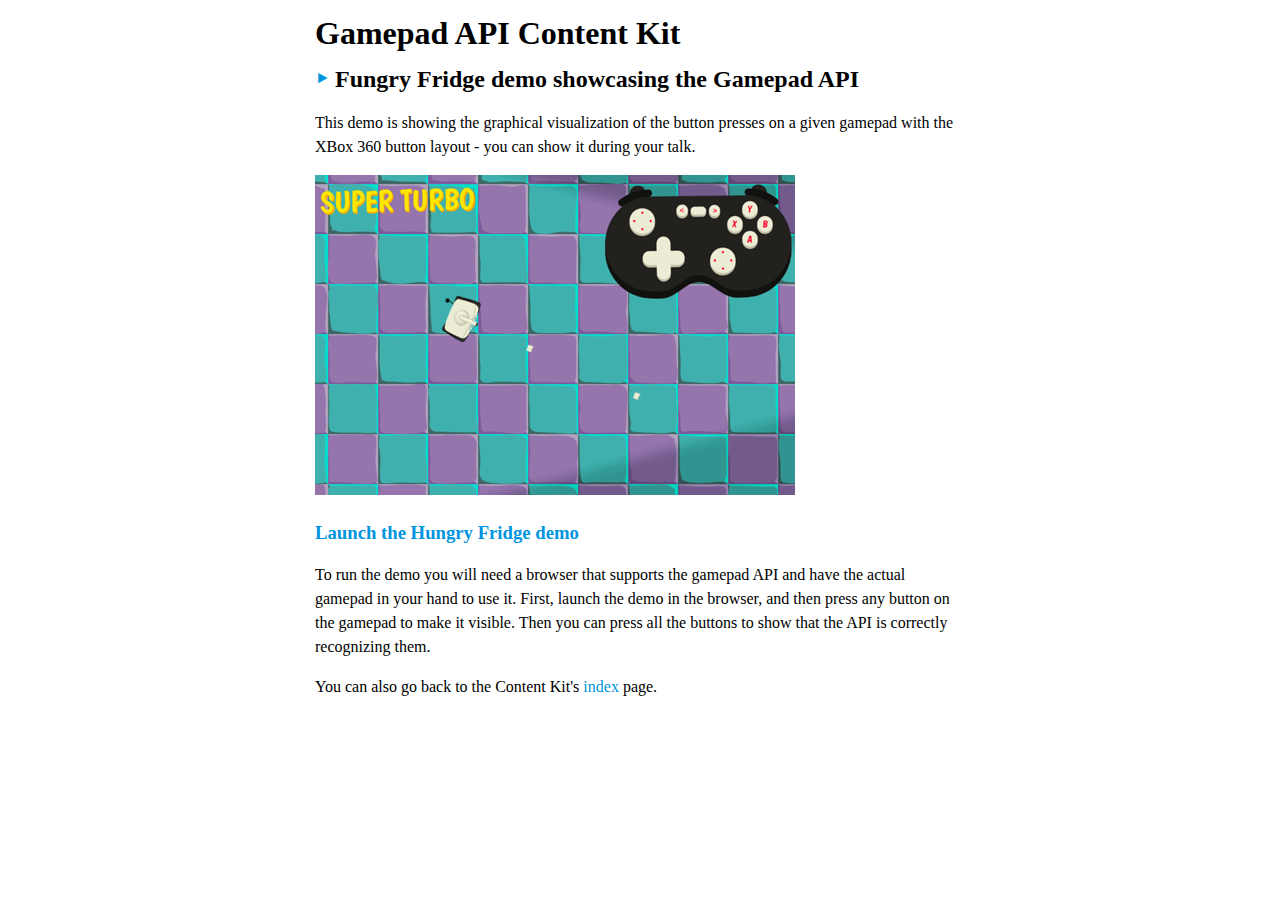
<file: demo/index.html>
<!DOCTYPE html>
<html>
<head>
    <meta charset="utf-8" />
    <title>Gamepad API Content Kit: Demo</title>
    <link rel="stylesheet" href="../css/style.css" />
</head>
<body>

<h1>Gamepad API Content Kit</h1>
<h2>Fungry Fridge demo showcasing the Gamepad API</h2>

<p>This demo is showing the graphical visualization of the button presses on a given gamepad with the XBox 360 button layout - you can show it during your talk.</p>

<img src="https://end3r.github.io/Gamepad-API-Content-Kit/demo/img/super-turbo.png" alt="Hungry Fridge Gamepad API demo" />

<h3><a href="https://end3r.github.io/Gamepad-API-Content-Kit/demo/demo.html">Launch the Hungry Fridge demo</a></h3>

<p>To run the demo you will need a browser that supports the gamepad API and have the actual gamepad in your hand to use it. First, launch the demo in the browser, and then press any button on the gamepad to make it visible. Then you can press all the buttons to show that the API is correctly recognizing them.</p>

<p>You can also go back to the Content Kit's <a href="https://end3r.github.io/Gamepad-API-Content-Kit/">index</a> page.</p>

</body>
</html>
</file>
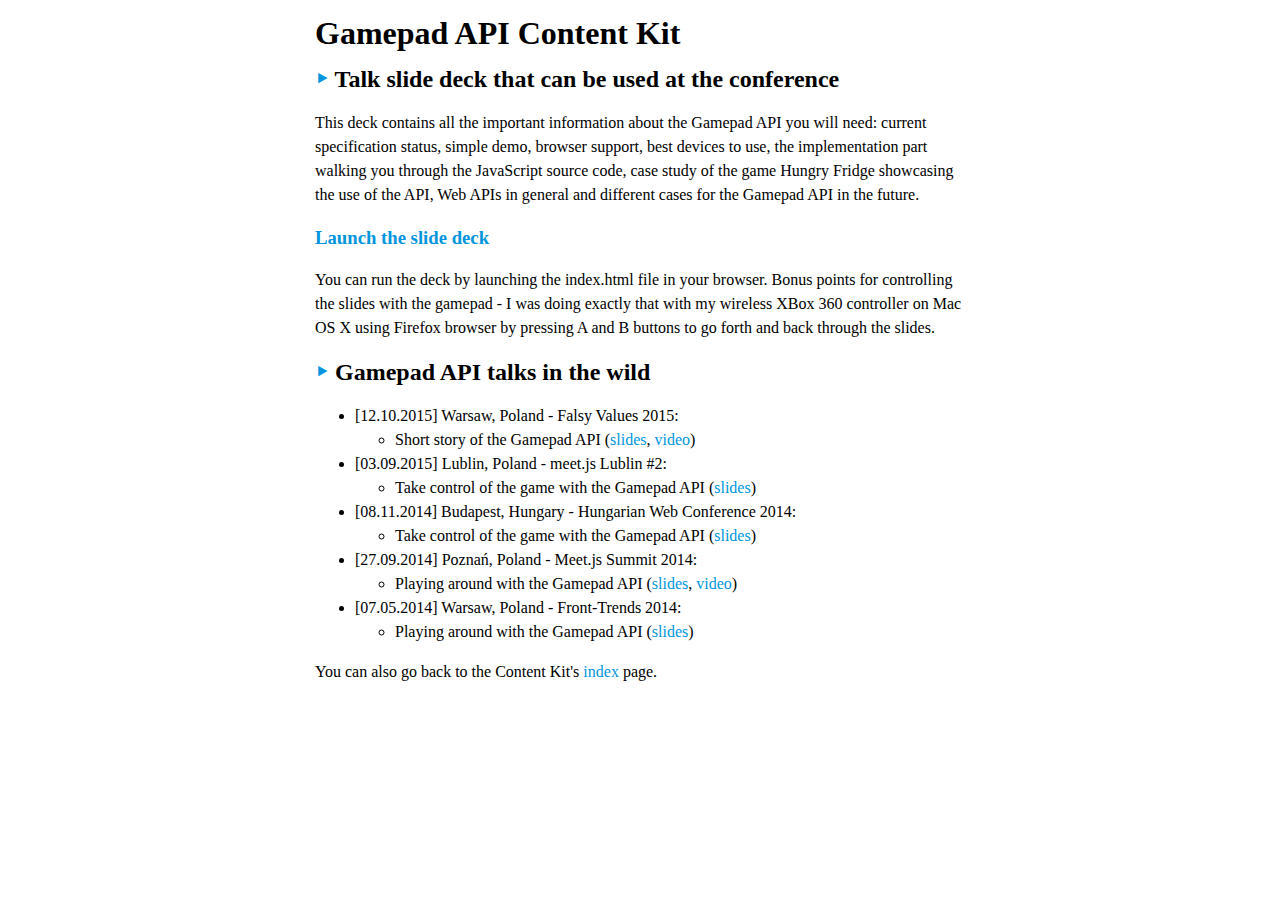
<file: talk/index.html>
<!DOCTYPE html>
<html>
<head>
    <meta charset="utf-8" />
    <title>Gamepad API Content Kit: Talk</title>
    <link rel="stylesheet" href="../css/style.css" />
</head>
<body>

<h1>Gamepad API Content Kit</h1>
<h2>Talk slide deck that can be used at the conference</h2>

<p>This deck contains all the important information about the Gamepad API you will need: current specification status, simple demo, browser support, best devices to use, the implementation part walking you through the JavaScript source code, case study of the game Hungry Fridge showcasing the use of the API, Web APIs in general and different cases for the Gamepad API in the future.</p>

<h3><a href="https://end3r.github.io/Gamepad-API-Content-Kit/talk/slides/">Launch the slide deck</a></h3>

<p>You can run the deck by launching the index.html file in your browser. Bonus points for controlling the slides with the gamepad - I was doing exactly that with my wireless XBox 360 controller on Mac OS X using Firefox browser by pressing A and B buttons to go forth and back through the slides.</p>

<h2>Gamepad API talks in the wild</h2>

<ul>
	<li>[12.10.2015] Warsaw, Poland - Falsy Values 2015:
		<ul><li>Short story of the Gamepad API (<a href="http://end3r.com/slides/falsyvalues-gamepad/">slides</a>, <a href="https://www.youtube.com/watch?v=nHozOlA9X54">video</a>)</li></ul>
	</li>
	<li>[03.09.2015] Lublin, Poland - meet.js Lublin #2:
		<ul><li>Take control of the game with the Gamepad API (<a href="http://end3r.com/slides/meetjslublin-gamepad/">slides</a>)</li></ul>
	</li>
	<li>[08.11.2014] Budapest, Hungary - Hungarian Web Conference 2014:
		<ul><li>Take control of the game with the Gamepad API (<a href="http://end3r.com/slides/huwebconf-gamepad/">slides</a>)</li></ul>
	</li>
	<li>[27.09.2014] Poznań, Poland - Meet.js Summit 2014:
		<ul><li>Playing around with the Gamepad API (<a href="http://end3r.com/slides/summit14-gamepad/">slides</a>, <a href="https://vimeo.com/109957722">video</a>)</li></ul>
	</li>
	<li>[07.05.2014] Warsaw, Poland - Front-Trends 2014:
		<ul><li>Playing around with the Gamepad API (<a href="http://end3r.com/slides/ft14-gamepad/">slides</a>)</li></ul>
	</li>
</ul>

<p>You can also go back to the Content Kit's <a href="https://end3r.github.io/Gamepad-API-Content-Kit/">index</a> page.</p>

</body>
</html>
</file>
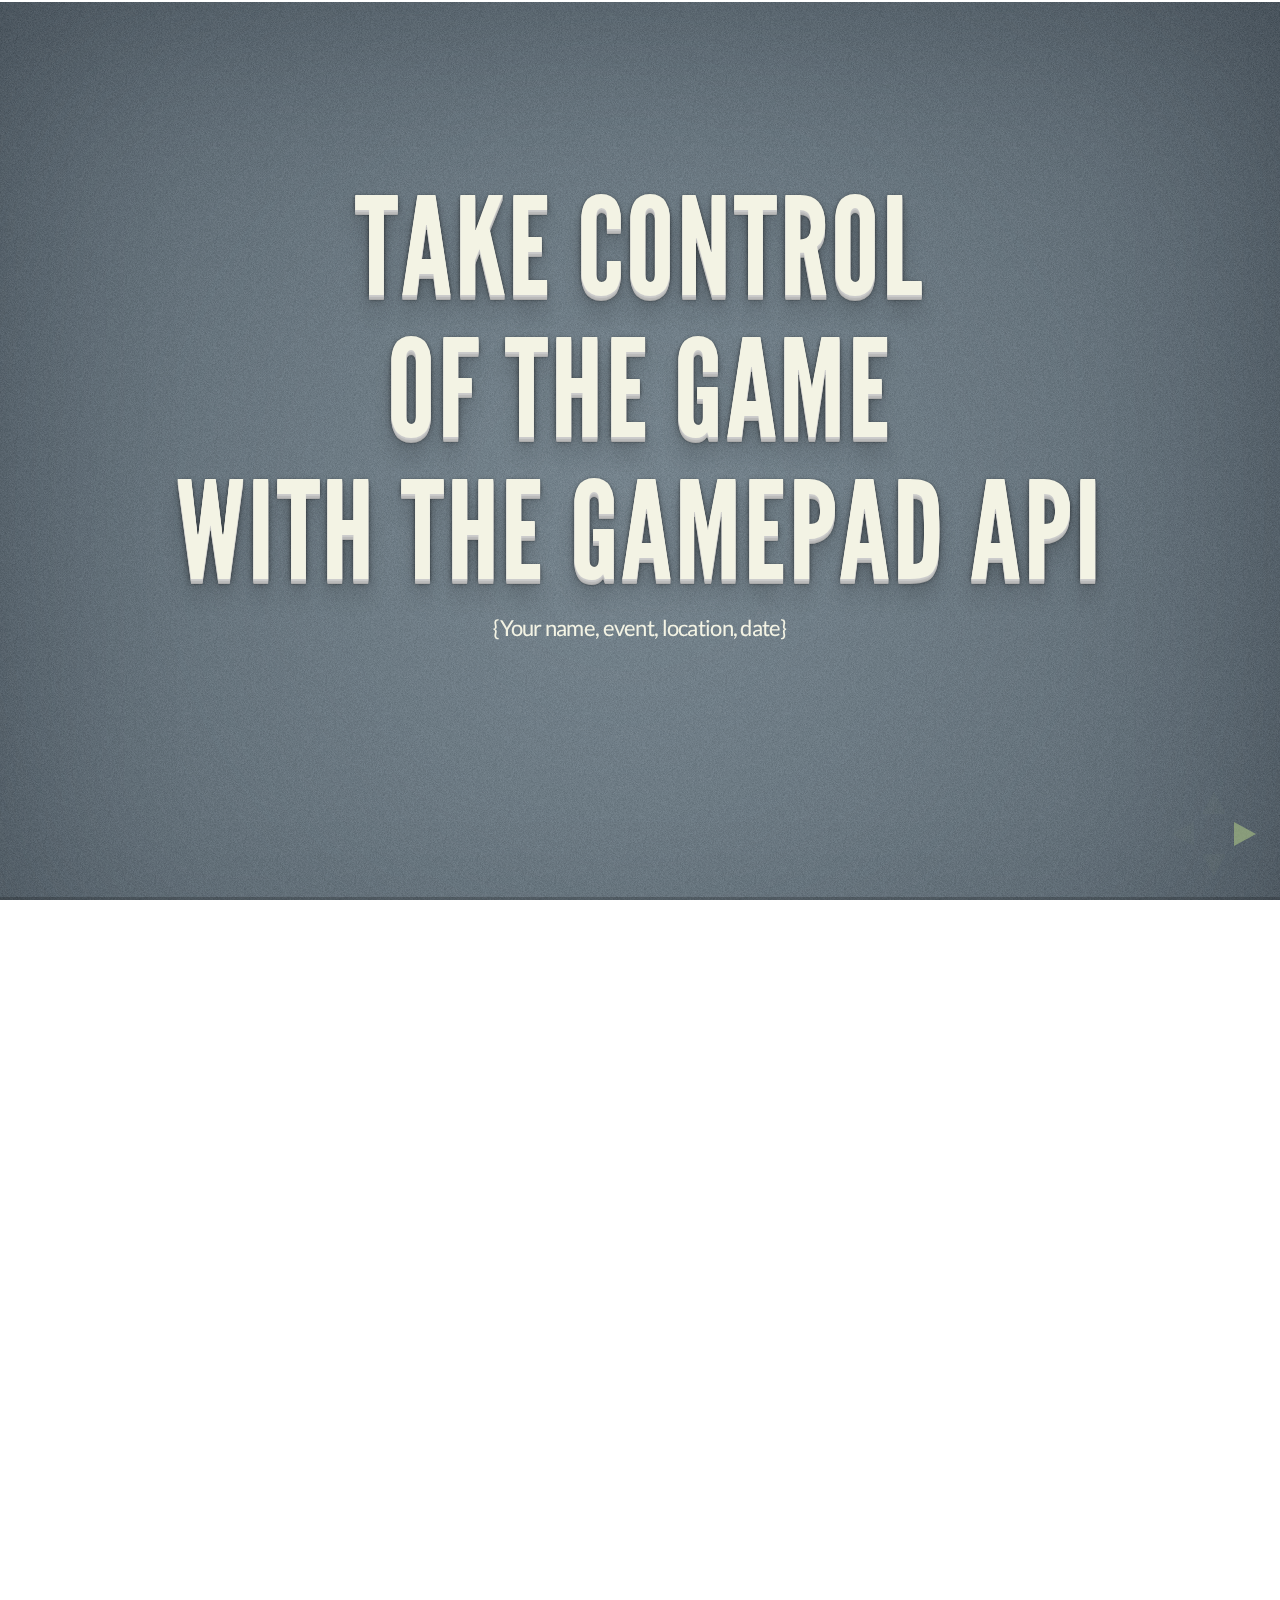
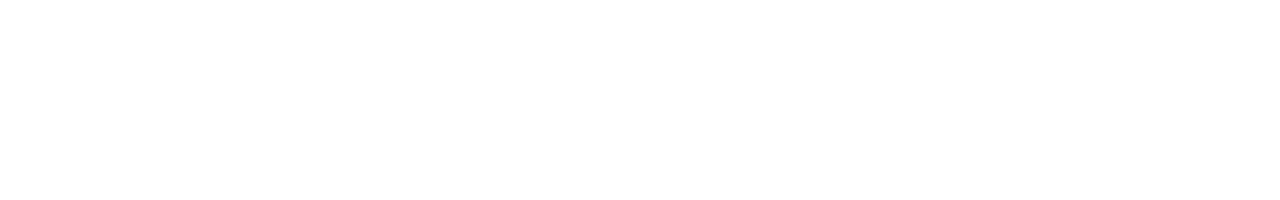
<file: talk/slides/index.html>
<!doctype html>
<html lang="en">
	<head>
		<meta charset="utf-8">
		<title>Take Control of the Game with the Gamepad API</title>
        <link rel="icon" href="favicon.ico">
		<meta name="description" content="Take Control of the Game with the Gamepad API">
		<meta name="author" content="Andrzej Mazur">
		<meta name="apple-mobile-web-app-capable" content="yes" />
		<meta name="apple-mobile-web-app-status-bar-style" content="black-translucent" />
		<meta name="viewport" content="width=device-width, initial-scale=1.0, maximum-scale=1.0, user-scalable=no">
		<link rel="stylesheet" href="css/reveal.min.css">
		<link rel="stylesheet" href="css/theme/end3r.css" id="theme">
		<link rel="stylesheet" href="lib/css/zenburn.css">
		<script>
			if( window.location.search.match( /print-pdf/gi ) ) {
				var link = document.createElement( 'link' );
				link.rel = 'stylesheet';
				link.type = 'text/css';
				link.href = 'css/print/pdf.css';
				document.getElementsByTagName( 'head' )[0].appendChild( link );
			}
		</script>
		<!--[if lt IE 9]><script src="lib/js/html5shiv.js"></script><![endif]-->
	</head>
	<body>
		<div class="reveal">
			<div class="slides">
				<section>
					<h1>Take Control</h1>
					<h1>of the Game</h1>
					<h1>with the Gamepad API</h1>
					<p>
						<small>{Your name, event, location, date}</small>
					</p>
				</section>

				<section>
					<section class="bg" data-background="img/gamepad-device.png" data-background-size="535px" data-background-repeat="no-repeat">
					</section>
					<section>
						<h2>Status</h2>
						<p>W3C Working Draft</p>
						<p><a href="http://www.w3.org/TR/gamepad/">www.w3.org/TR/gamepad/</a></p>
						<p>Core editors:</p>
						<ul>
							<li>Ted Mielczarek (Mozilla)</li>
							<li>Scott Graham (Google)</li>
						</ul>
					</section>
				</section>

				<section>
					<section>
						<h2>Gamepad API demo</h2>
						<img src="img/super-turbo.png" alt="Gamepad API demo" style="height: 350px;" />
						<p><a href="http://end3r.github.io/Gamepad-API-Content-Kit/demo/demo.html">end3r.github.io/Gamepad-API-Content-Kit/demo/demo.html</a></p>
					</section>
				</section>

				<section>
					<section>
						<h2>Browser Support</h2>
						<img style="border: 0; background: none; box-shadow: none;" src="img/browser-support.png" alt="Gamepad API browser support" />
					</section>
					<section>
						<h2>Chrome</h2>
						<img style="border: 0; background: none; box-shadow: none;" src="img/browsericon-chrome.png" alt="Gamepad API browser support - Chrome" />
						<p>Version 21+ (prefixes), 35+ (default) [45]</p>
					</section>
					<section>
						<h2>Firefox</h2>
						<img style="border: 0; background: none; box-shadow: none;" src="img/browsericon-firefox.png" alt="Gamepad API browser support - Firefox" />
						<p>Version 24+ (prefixes), 29+ (default) [40]</p>
					</section>
					<section>
						<h2>Opera</h2>
						<img style="border: 0; background: none; box-shadow: none;" src="img/browsericon-opera.png" alt="Gamepad API browser support - Opera" />
						<p>Version 15+ (prefixes), 22+ (default) [31]</p>
					</section>
					<section>
						<h2>Safari</h2>
						<img style="border: 0; background: none; box-shadow: none;" src="img/browsericon-safari.png" alt="Gamepad API browser support - Safari" />
						<p>No support</p>
					</section>
					<section>
						<h2>Internet Explorer</h2>
						<img style="border: 0; background: none; box-shadow: none;" src="img/browsericon-ie.png" alt="Gamepad API browser support - IE" />
						<p>No support</p>
					</section>
					<section>
						<h2>Edge</h2>
						<img style="border: 0; background: none; box-shadow: none;" src="img/browsericon-edge.png" alt="Gamepad API browser support - Edge" />
						<p>Version 12+</p>
					</section>
					<section>
						<h2>Can I Use?</h2>
						<img style="border: 0; background: none; box-shadow: none;" src="img/caniuse-gamepad.png" alt="Gamepad API - Can I Use" />
						<a href="http://caniuse.com/#feat=gamepad">caniuse.com/gamepad</a>
					</section>
				</section>

				<section>
					<h2>Supported Devices</h2>
					<img src="img/devices.jpg" alt="Gamepad devices" style="height: 450px;" />
					<p>Most popular: XBox 360/One, PS3/PS4 on Windows/Mac.</p>
				</section>

				<section>
					<section>
						<h2>Gamepad API Implementation</h2>
						<p>Privacy: interact first while the page is visible to get the event.</p>
					</section>
					<section>
						<h2>Connecting the Gamepad</h2>
						<p>
							<pre><code>window.addEventListener("gamepadconnected", function(e) {
	console.log("Gamepad connected: "+e.gamepad.id);
});</code></pre>
						</p>
					</section>
					<section>
						<h2>Detecting disconnection</h2>
						<p>
							<pre><code>window.addEventListener("gamepaddisconnected", function(e) {
	console.log("Gamepad disconnected: "+e.gamepad.id);
});</code></pre>
						</p>
					</section>
					<section>
						<h2>The Gamepad Object</h2>
						<ul>
							<li class="fragment"><code>id</code> - information about the controller</li>
							<li class="fragment"><code>index</code> - unique integer of the connected device</li>
							<li class="fragment"><code>connected</code> - true if connected</li>
							<li class="fragment"><code>mapping</code> - layout of the buttons, "standard"</li>
							<li class="fragment"><code>axes</code> - array of floating point values, state of each axis</li>
							<li class="fragment"><code>buttons</code> - array of <code>GamepadButton</code> objects, state of each button, <code>pressed</code> and <code>value</code> properties</li>
						</ul>
					</section>
					<section>
						<h2>Detecting button presses</h2>

<pre><code>function addgamepad(gamepad) {
&nbsp;&nbsp;controllers[gamepad.index] = gamepad;
&nbsp;&nbsp;window.requestAnimationFrame(updateStatus);
}</code></pre>
<pre><code>function updateStatus() {
&nbsp;&nbsp;for(c in controllers) {
&nbsp;&nbsp;&nbsp;&nbsp;var controller = controllers[c];
&nbsp;&nbsp;&nbsp;&nbsp;for(var i=0; i&lt;controller.buttons.length; i++) {
&nbsp;&nbsp;&nbsp;&nbsp;&nbsp;&nbsp;var buttonPressed = controller.buttons[i].pressed;
&nbsp;&nbsp;&nbsp;&nbsp;&nbsp;&nbsp;if(buttonPressed) {
&nbsp;&nbsp;&nbsp;&nbsp;&nbsp;&nbsp;&nbsp;&nbsp;console.log("Button id="+i+" was pressed");
&nbsp;&nbsp;&nbsp;&nbsp;&nbsp;&nbsp;} else {
&nbsp;&nbsp;&nbsp;&nbsp;&nbsp;&nbsp;&nbsp;&nbsp;console.log("Button id="+i+" was released");
&nbsp;&nbsp;&nbsp;&nbsp;&nbsp;&nbsp;}
&nbsp;&nbsp;&nbsp;&nbsp;}
&nbsp;&nbsp;}
}</code></pre>
					</section>
					<section>
						<h2>Axis threshold</h2>
						<p>Buttons: integer, 0 or 1.</p>
						<p>Axes: float, -1 to 1.</p>
						<img src="img/axis-threshold.png" alt="Axis threshold" />
						<pre><code>Config.threshold = 0.5;</code></pre>
					</section>
				</section>

				<section>
					<section>
						<h2>Case Study: Hungry Fridge</h2>
						<img src="img/hungryfridge-mainmenu.png" alt="Hungry Fridge - main menu" style="height: 540px;" />
					</section>
					<section>
						<h2>The idea</h2>
						<p>GitHub Game Off II theme: Change</p>
						<ul>
							<li>Good food vs bad food</li>
							<li>Mobile vs desktop</li>
						</ul>
					</section>
					<section>
						<h2>Good food vs bad food</h2>
						<img src="img/hungryfridge-howtoplay-mobile.png" alt="Hungry Fridge - how to play on mobile" style="height: 540px;" />
					</section>
					<section>
						<h2>Mobile</h2>
						<img src="img/hungryfridge-gameplay-mobile.png" alt="Hungry Fridge - gameplay on mobile" style="height: 540px;" />
					</section>
					<section>
						<h2>Desktop</h2>
						<img src="img/hungryfridge-gameplay-gamepad.png" alt="Hungry Fridge - gameplay on desktop" style="height: 540px;" />
					</section>
				</section>

				<section>
					<h2>Let's play!</h2>
					<p><a href="http://fridge.enclavegames.com/">fridge.enclavegames.com</a></p>
				</section>

				<section>
					<section>
						<h2>Web API</h2>
						<img src="img/dead-trigger-2.jpg" alt="Dead Trigger 2" />
						<p>Full Screen, Pointer Lock, Gamepad</p>
					</section>
					<section class="bg" data-background="img/screenshot-unreal1.jpg" data-background-size="1024px" data-background-repeat="no-repeat">
					</section>
				</section>

				<section>
					<section>
						<h2>Using the Gamepad API</h2>
						<h3>to control the slides</h3>
						<h3>about the Gamepad API</h3>
						<img class="fragment" src="img/go-deeper.jpg" alt="We need to go deeper" style="height: 350px;" />
					</section>
					<section>
						<h2>Firefox OS TV</h2>
						<img src="img/panasonic.jpg" alt="Panasonic Firefox OS TV" />
					</section>
					<section>
						<h2>WebVR and the future of the Web</h2>
						<img src="img/oculus-touch.jpg" alt="WebVR Oculus Touch" />
					</section>
				</section>

				<section>
					<h2>Resources</h2>
					<img src="img/resources.png" alt="Gamepad API resources" style="height: 450px;" />
					<a href="">end3r.github.io/Gamepad-API-Content-Kit/#resources</a>
				</section>

				<section class="bg" data-background="img/gamedev-insights.jpg" data-background-size="1024px" data-background-repeat="no-repeat">
				</section>

				<section>
					<h2>Summary</h2>
					<img src="img/gamepad-ok.png" alt="Gamepad API is OK!" style="height: 450px;" />
					<p>Supported, easy to implement, no plugins.</p>
					<p>Rich console-like experience in the browser!</p>
					</ul>
				</section>

				<section>
					<h1>Thanks! Questions?</h1>
					<p>&nbsp;</p>
					<p>&nbsp;</p>
					<p><a href="">slides online URL</a></p>
					<p>&nbsp;</p>
					<p>&nbsp;</p>
					<h4>{Your name, social links}</h4>
				</section>
			</div>
		</div>
		<script src="lib/js/head.min.js"></script>
		<script src="js/reveal.min.js"></script>
		<script>
			Reveal.initialize({
				controls: true,
				progress: true,
				history: true,
				center: true,
				theme: Reveal.getQueryHash().theme,
				transition: Reveal.getQueryHash().transition || 'linear',
				backgroundTransition: 'slide',
				dependencies: [
					{ src: 'lib/js/classList.js', condition: function() { return !document.body.classList; } },
					{ src: 'plugin/markdown/marked.js', condition: function() { return !!document.querySelector( '[data-markdown]' ); } },
					{ src: 'plugin/markdown/markdown.js', condition: function() { return !!document.querySelector( '[data-markdown]' ); } },
					{ src: 'plugin/highlight/highlight.js', async: true, callback: function() { hljs.initHighlightingOnLoad(); } },
					{ src: 'plugin/zoom-js/zoom.js', async: true, condition: function() { return !!document.body.classList; } },
					{ src: 'plugin/notes/notes.js', async: true, condition: function() { return !!document.body.classList; } },
					{ src: 'plugin/gamepad/gamepad.js', async: true }
				]
			});
		</script>
	</body>
</html>
</file>
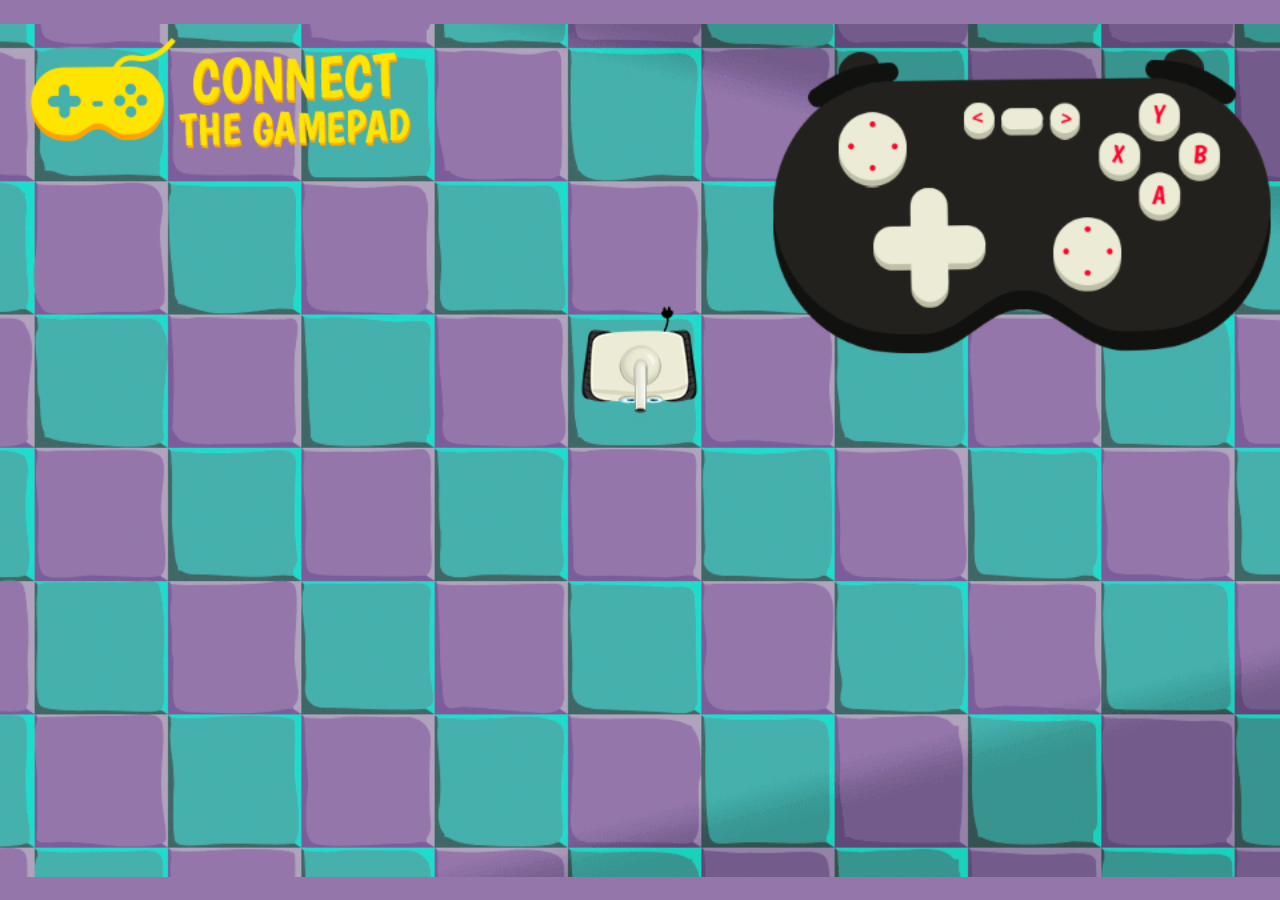
<file: demo/demo.html>
<!DOCTYPE HTML>
<html>
<head>
	<meta charset="utf-8" />
	<title>Hungry Fridge Gamepad API demo</title>
	<meta name="description" content="Hungry Fridge Gamepad API demo" />
	<style> body { margin: 0; padding: 0; background: #9576AA; } </style>
	<script src="js/phaser-arcade-physics.2.4.3.min.js"></script>
	<script src="js/gamepad.js"></script>
</head>
<body>
<script>
var game = new Phaser.Game(960, 640, Phaser.CANVAS, 'game', { preload: preload, create: create, update: update });

var player, turret, bullets, cursors, dpad, key = {}, g = {};
var nextFire = 0, fireRate = 200, currentSpeed = 0, gamepadStatus = false;

function preload() {
    game.scale.scaleMode = Phaser.ScaleManager.SHOW_ALL;
    game.scale.pageAlignHorizontally = true;
    game.scale.pageAlignVertically = true;
    game.stage.backgroundColor = '#9576AA';
	game.load.image('bg', 'img/screen-background.png');
	game.load.image('fridge', 'img/fridge.png');
	game.load.image('turret', 'img/fridge-turret.png');
	game.load.image('bullet', 'img/bullet.png');
	game.load.image('gamepad-bg', 'img/gamepad-bg.png');
	game.load.spritesheet('gamepad-status', 'img/gamepad-status.png', 311, 84);
	game.load.spritesheet('button-LT', 'img/button-LT.png', 41, 29);
	game.load.spritesheet('button-RT', 'img/button-RT.png', 41, 29);
	game.load.spritesheet('button-LB', 'img/button-LB.png', 92, 48);
	game.load.spritesheet('button-RB', 'img/button-RB.png', 92, 48);
	game.load.spritesheet('dpad', 'img/dpad.png', 113, 121);
	game.load.spritesheet('axis', 'img/axis.png', 68, 75);
	game.load.spritesheet('buttonA', 'img/buttonA.png', 43, 49);
	game.load.spritesheet('buttonB', 'img/buttonB.png', 42, 49);
	game.load.spritesheet('buttonX', 'img/buttonX.png', 43, 49);
	game.load.spritesheet('buttonY', 'img/buttonY.png', 42, 50);
	game.load.spritesheet('button-back', 'img/button-back.png', 31, 38);
	game.load.spritesheet('button-power', 'img/button-power.png', 43, 29);
	game.load.spritesheet('button-start', 'img/button-start.png', 31, 37);
}
function create() {
	game.add.sprite(0, 0, 'bg');
	createPlayer();
	gamepadStatus = game.add.sprite(10, 10, 'gamepad-status', 0);
	createGamepad();
}
function update() {
	if(gamepadAPI.turbo) {
		gamepadStatus.frame = 1;
	}
	keyboardControls();
	gamepadControls();
	game.physics.arcade.velocityFromRotation(player.rotation, currentSpeed, player.body.velocity);
	turret.x = player.x;
	turret.y = player.y;
}
function player_turnLeft() {
	player.angle -= 3;
	turret.angle -= 3;
}
function player_turnRight() {
	player.angle += 3;
	turret.angle += 3;
}
function turret_turnLeft() {
	turret.angle -= 3;
}
function turret_turnRight() {
	turret.angle += 3;
}
function player_moveForward() {
	if(currentSpeed < 300) {
		currentSpeed += 30;
	}
}
function player_moveBack() {
	if(currentSpeed > -100) {
		currentSpeed -= 10;
	}
}
function turret_fire() {
	if(game.time.now > nextFire && bullets.countDead() > 0) {
		nextFire = game.time.now + fireRate;
		var bullet = bullets.getFirstExists(false);
		bullet.reset(turret.x, turret.y);
		bullet.rotation = turret.rotation;
		game.physics.arcade.velocityFromAngle(bullet.angle, 1000, bullet.body.velocity);
		player.bringToTop();
		turret.bringToTop();
	}
}
function createPlayer() {
	player = game.add.sprite(game.world.width*0.5, game.world.height*0.4, 'fridge');
	game.physics.enable(player, Phaser.Physics.ARCADE);
	player.body.immovable = true;
	player.body.collideWorldBounds = true;
	player.body.drag.set(0.2);
	player.body.maxVelocity.setTo(400, 400);
	player.body.setSize(60, 60, 0, 0);
	player.anchor.setTo(0.5, 0.5);
	player.angle = 90;

	turret = game.add.sprite(player.x, player.y, 'turret');
	turret.anchor.setTo(0.25, 0.5);
	turret.angle = player.angle;

	bullets = game.add.group();
	bullets.enableBody = true;
	bullets.physicsBodyType = Phaser.Physics.ARCADE;
	bullets.createMultiple(30, 'bullet', 0, false);
	bullets.setAll('anchor.x', 0.5);
	bullets.setAll('anchor.y', 0.5);
	bullets.setAll('outOfBoundsKill', true);
	bullets.setAll('checkWorldBounds', true);

	// create cursor keys for the player
	cursors = game.input.keyboard.createCursorKeys();
	key.turretLeft = game.input.keyboard.addKey(Phaser.Keyboard.A);
	key.turretRight = game.input.keyboard.addKey(Phaser.Keyboard.D);
	key.turretFire = game.input.keyboard.addKey(Phaser.Keyboard.W);
}
function createGamepad() {
	gamepadDevice = game.add.sprite(game.world.width-380, 40, 'gamepad-bg');
	gamepadDevice.anchor.set(0,0);
	gamepadDevice.scale.set(0.75);
	g.buttonLT = game.add.sprite(65, -25, 'button-LT', 0);
	g.buttonRT = game.add.sprite(390, -28, 'button-RT', 0);
	g.buttonLB = game.add.sprite(35, -15, 'button-LB', 0);
	g.buttonRB = game.add.sprite(370, -18, 'button-RB', 0);
	g.dpad = game.add.sprite(100, 110, 'dpad', 0);
	g.axis1 = game.add.sprite(65, 35, 'axis', 0);
	g.axis2 = game.add.sprite(280, 140, 'axis', 0);
	g.buttonBack = game.add.sprite(190, 25, 'button-back', 0);
	g.buttonPower = game.add.sprite(227, 30, 'button-power', 0);
	g.buttonStart = game.add.sprite(276, 25, 'button-start', 0);
	g.buttonA = game.add.sprite(365, 95, 'buttonA', 0);
	g.buttonB = game.add.sprite(405, 55, 'buttonB', 0);
	g.buttonX = game.add.sprite(325, 55, 'buttonX', 0);
	g.buttonY = game.add.sprite(365, 15, 'buttonY', 0);
	gamepadDevice.addChild(g.buttonLT);
	gamepadDevice.addChild(g.buttonRT);
	gamepadDevice.addChild(g.buttonLB);
	gamepadDevice.addChild(g.buttonRB);
	gamepadDevice.addChild(g.dpad);
	gamepadDevice.addChild(g.axis1);
	gamepadDevice.addChild(g.axis2);
	gamepadDevice.addChild(g.buttonBack);
	gamepadDevice.addChild(g.buttonPower);
	gamepadDevice.addChild(g.buttonStart);
	gamepadDevice.addChild(g.buttonA);
	gamepadDevice.addChild(g.buttonB);
	gamepadDevice.addChild(g.buttonX);
	gamepadDevice.addChild(g.buttonY);
}
function gamepadControls() {
	gamepadAPI.update();
	if(gamepadAPI.buttonPressed('DPad-Up','hold')) {
		player_moveForward();
		g.dpad.frame = 1;
	}
	else if(gamepadAPI.buttonPressed('DPad-Down','hold')) {
		player_moveBack();
		g.dpad.frame = 3;
	}
	else {
		g.dpad.frame = 0;
		if(currentSpeed > 0) {
			currentSpeed -= 4;
		}
		else if(currentSpeed < 0) {
			currentSpeed += 4;
		}
	}
	if(gamepadAPI.buttonPressed('DPad-Left','hold')) {
		player_turnLeft();
		g.dpad.frame = 4;
	}
	if(gamepadAPI.buttonPressed('DPad-Right','hold')) {
		player_turnRight();
		g.dpad.frame = 2;
	}
	if(gamepadAPI.buttonPressed('A','hold')) {
		turret_fire();
		g.buttonA.frame = 1;
	}
	else {
		g.buttonA.frame = 0;
	}
	if(gamepadAPI.buttonPressed('LB','hold')) {
		turret_turnLeft();
		g.buttonLB.frame = 1;
	}
	else {
		g.buttonLB.frame = 0;
	}
	if(gamepadAPI.buttonPressed('RB','hold')) {
		turret_turnRight();
		g.buttonRB.frame = 1;
	}
	else {
		g.buttonRB.frame = 0;
	}
	if(gamepadAPI.buttonPressed('B','hold')) { g.buttonB.frame = 1; } else { g.buttonB.frame = 0; }
	if(gamepadAPI.buttonPressed('X','hold')) { g.buttonX.frame = 1; } else { g.buttonX.frame = 0; }
	if(gamepadAPI.buttonPressed('Y','hold')) { g.buttonY.frame = 1; } else { g.buttonY.frame = 0; }
	if(gamepadAPI.buttonPressed('Back','hold')) { g.buttonBack.frame = 1; } else { g.buttonBack.frame = 0; }
	if(gamepadAPI.buttonPressed('Power','hold')) { g.buttonPower.frame = 1; } else { g.buttonPower.frame = 0; }
	if(gamepadAPI.buttonPressed('Start','hold')) { g.buttonStart.frame = 1; } else { g.buttonStart.frame = 0; }
	if(gamepadAPI.buttonPressed('Axis-Left','hold')) {
		g.axis1.frame = 5;
	}
	else if(gamepadAPI && gamepadAPI.axesStatus && gamepadAPI.axesStatus[0]) {
		if(gamepadAPI.axesStatus[0] > 0.5) {
			g.axis1.frame = 2;
		}
		else if(gamepadAPI.axesStatus[0] < -0.5) {
			g.axis1.frame = 4;
		}
		else if(gamepadAPI.axesStatus[1] > 0.5) {
			g.axis1.frame = 3;
		}
		else if(gamepadAPI.axesStatus[1] < -0.5) {
			g.axis1.frame = 1;
		}
		else {
			g.axis1.frame = 0;
		}
	}
	if(gamepadAPI && gamepadAPI.axesStatus && gamepadAPI.axesStatus[2]) {
		if(gamepadAPI.axesStatus[2] > 0.5) {
			g.buttonLT.frame = 1;
		}
		else {
			g.buttonLT.frame = 0;
		}
	}
	if(gamepadAPI.buttonPressed('Axis-Right','hold')) {
		g.axis2.frame = 5;
	}
	else if(gamepadAPI && gamepadAPI.axesStatus && gamepadAPI.axesStatus[3]) {
		if(gamepadAPI.axesStatus[3] > 0.5) {
			g.axis2.frame = 2;
		}
		else if(gamepadAPI.axesStatus[3] < -0.5) {
			g.axis2.frame = 4;
		}
		else if(gamepadAPI.axesStatus[4] > 0.5) {
			g.axis2.frame = 3;
		}
		else if(gamepadAPI.axesStatus[4] < -0.5) {
			g.axis2.frame = 1;
		}
		else {
			g.axis2.frame = 0;
		}
	}
	if(gamepadAPI && gamepadAPI.axesStatus && gamepadAPI.axesStatus[5]) {
		if(gamepadAPI.axesStatus[5] > 0.5) {
			g.buttonRT.frame = 1;
		}
		else {
			g.buttonRT.frame = 0;
		}
	}
}
function keyboardControls() {
	if(cursors.left.isDown) {
		player_turnLeft();
	}
	else if(cursors.right.isDown) {
		player_turnRight();
	}
	if(cursors.up.isDown) {
		player_moveForward();
	}
	else if(cursors.down.isDown) {
		player_moveBack();
	}
	else {
		if(currentSpeed > 0) {
			currentSpeed -= 4;
		}
		else if(currentSpeed < 0) {
			currentSpeed += 4;
		}
	}
	if(key.turretLeft.isDown) {
		turret_turnLeft();
	}
	else if(key.turretRight.isDown) {
		turret_turnRight();
	}
	if(key.turretFire.isDown) {
		turret_fire();
	}
	if(game.input.activePointer.isDown) {
		turret_fire();
	}
}
</script>
</body>
</html>
</file>
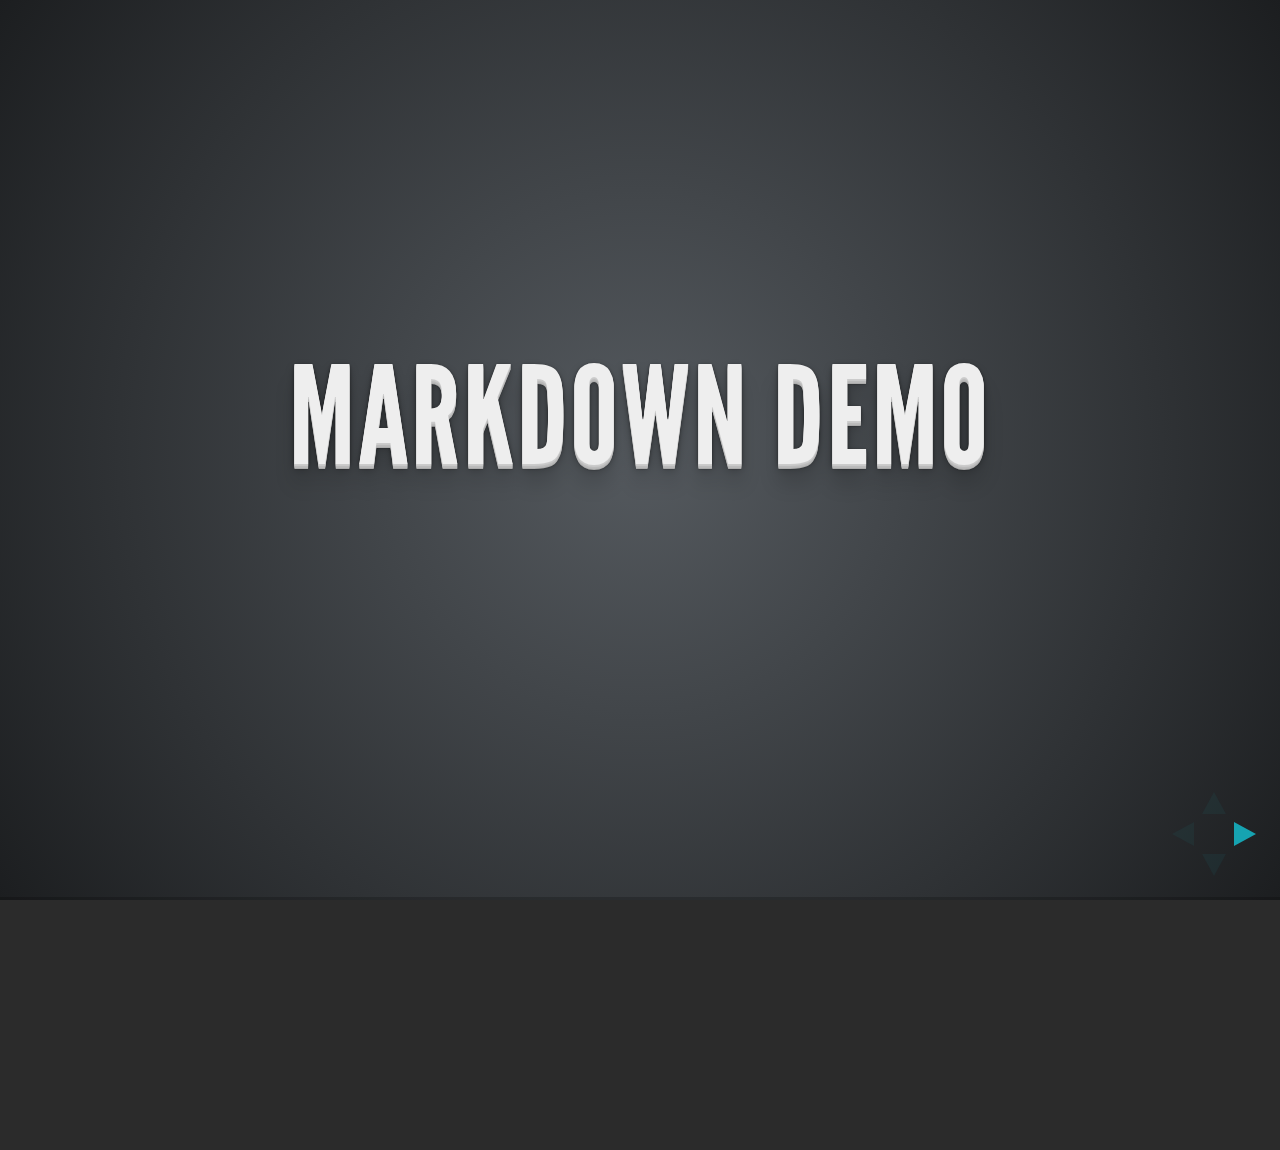
<file: talk/slides/plugin/markdown/example.html>
<!doctype html>
<html lang="en">

	<head>
		<meta charset="utf-8">

		<title>reveal.js - Markdown Demo</title>

		<link rel="stylesheet" href="../../css/reveal.css">
		<link rel="stylesheet" href="../../css/theme/default.css" id="theme">

        <link rel="stylesheet" href="../../lib/css/zenburn.css">
	</head>

	<body>

		<div class="reveal">

			<div class="slides">

                <!-- Use external markdown resource, separate slides by three newlines; vertical slides by two newlines -->
                <section data-markdown="example.md" data-separator="^\n\n\n" data-vertical="^\n\n"></section>

                <!-- Slides are separated by three dashes (quick 'n dirty regular expression) -->
                <section data-markdown data-separator="---">
                    <script type="text/template">
                        ## Demo 1
                        Slide 1
                        ---
                        ## Demo 1
                        Slide 2
                        ---
                        ## Demo 1
                        Slide 3
                    </script>
                </section>

                <!-- Slides are separated by newline + three dashes + newline, vertical slides identical but two dashes -->
                <section data-markdown data-separator="^\n---\n$" data-vertical="^\n--\n$">
                    <script type="text/template">
                        ## Demo 2
                        Slide 1.1

                        --

                        ## Demo 2
                        Slide 1.2

                        ---

                        ## Demo 2
                        Slide 2
                    </script>
                </section>

                <!-- No "extra" slides, since there are no separators defined (so they'll become horizontal rulers) -->
                <section data-markdown>
                    <script type="text/template">
                        A

                        ---

                        B

                        ---

                        C
                    </script>
                </section>

                <!-- Slide attributes -->
                <section data-markdown>
                    <script type="text/template">
                        <!-- .slide: data-background="#000000" -->
                        ## Slide attributes
                    </script>
                </section>

                <!-- Element attributes -->
                <section data-markdown>
                    <script type="text/template">
                        ## Element attributes
                        - Item 1 <!-- .element: class="fragment" data-fragment-index="2" -->
                        - Item 2 <!-- .element: class="fragment" data-fragment-index="1" -->
                    </script>
                </section>

                <!-- Code -->
                <section data-markdown>
                    <script type="text/template">
                        ```php
                        public function foo()
                        {
                            $foo = array(
                                'bar' => 'bar'
                            )
                        }
                        ```
                    </script>
                </section>

            </div>
		</div>

		<script src="../../lib/js/head.min.js"></script>
		<script src="../../js/reveal.js"></script>

		<script>

			Reveal.initialize({
				controls: true,
				progress: true,
				history: true,
				center: true,

				// Optional libraries used to extend on reveal.js
				dependencies: [
					{ src: '../../lib/js/classList.js', condition: function() { return !document.body.classList; } },
					{ src: 'marked.js', condition: function() { return !!document.querySelector( '[data-markdown]' ); } },
                    { src: 'markdown.js', condition: function() { return !!document.querySelector( '[data-markdown]' ); } },
                    { src: '../highlight/highlight.js', async: true, callback: function() { hljs.initHighlightingOnLoad(); } },
					{ src: '../notes/notes.js' }
				]
			});

		</script>

	</body>
</html>
</file>
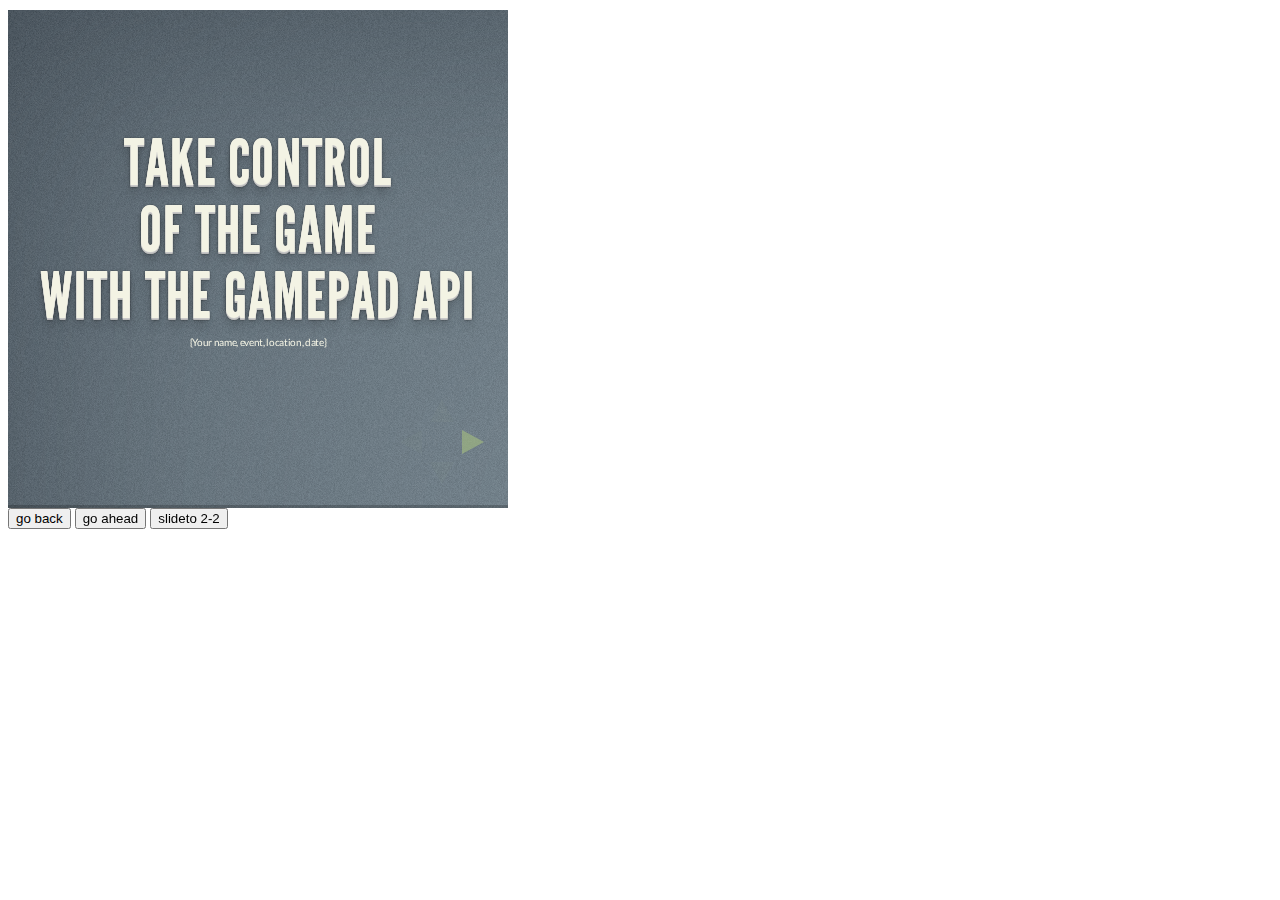
<file: talk/slides/plugin/postmessage/example.html>
<html>
	<body>

		<iframe id="reveal" src="../../index.html" style="border: 0;" width="500" height="500"></iframe>

		<div>
			<input id="back" type="button" value="go back"/>
			<input id="ahead" type="button" value="go ahead"/>
			<input id="slideto" type="button" value="slideto 2-2"/>
		</div>

		<script>

			(function (){

				var back = document.getElementById( 'back' ),
						ahead = document.getElementById( 'ahead' ),
						slideto = document.getElementById( 'slideto' ),
						reveal =  window.frames[0];

					back.addEventListener( 'click', function () {
						
					reveal.postMessage( JSON.stringify({method: 'prev', args: []}), '*' );
				}, false );

				ahead.addEventListener( 'click', function (){
					reveal.postMessage( JSON.stringify({method: 'next', args: []}), '*' );
				}, false );

				slideto.addEventListener( 'click', function (){
					reveal.postMessage( JSON.stringify({method: 'slide', args: [2,2]}), '*' );
				}, false );

			}());

		</script>

	</body>
</html>
</file>
<file: css/style.css>
body {
	width: 650px;
	margin: 0 auto;
	font-size: 16px;
	line-height: 24px;
}
a {
	color: #0095DD;
	text-decoration: none;
}
a:hover {
	text-decoration: underline;
}
dt {
	font-weight: bold;
}
h2:before {
	content: "‣ ";
	color: #0095DD;
}
pre {
	background: #f6f6f6;
	padding: 10px 20px;
	font-size: 12px;
	line-height: 14px;
	border-radius: 5px;
	overflow: auto;
}
code {
	font-size: 14px;
}
</file>
<file: talk/slides/css/theme/end3r.css>
/*@import url(https://fonts.googleapis.com/css?family=Lato:400,700,400italic,700italic);*/
/**
 * End3r theme for reveal.js.
 *
 * Copyright (C) 2011-2012 Hakim El Hattab, http://hakim.se
 */
@font-face {
  font-family: 'League Gothic';
  src: url("../../lib/font/league_gothic-webfont.eot");
  src: url("../../lib/font/league_gothic-webfont.eot?#iefix") format("embedded-opentype"), url("../../lib/font/league_gothic-webfont.woff") format("woff"), url("../../lib/font/league_gothic-webfont.ttf") format("truetype"), url("../../lib/font/league_gothic-webfont.svg#LeagueGothicRegular") format("svg");
  font-weight: normal;
  font-style: normal; }
@font-face {
  font-family: 'Graduate';
  font-style: normal;
  font-weight: 400;
  src: local('Graduate'),
  local('Graduate-Regular'),
  url("../../fonts/graduate.eot") format('embedded-opentype'),
  url("../../fonts/graduate.ttf") format('truetype'),
  url("../../fonts/graduate.woff") format('woff'); }
@font-face {
  font-family: 'Lato';
  font-style: normal;
  font-weight: 400;
  src: local('Lato Regular'), local('Lato-Regular'), url("../../fonts/lato-regular.woff") format('woff'); }
@font-face {
  font-family: 'Lato';
  font-style: normal;
  font-weight: 700;
  src: local('Lato Bold'), local('Lato-Bold'), url("../../fonts/lato-bold.woff") format('woff'); }
@font-face {
  font-family: 'Lato';
  font-style: italic;
  font-weight: 400;
  src: local('Lato Italic'), local('Lato-Italic'), url("../../fonts/lato-italic.woff") format('woff'); }
@font-face {
  font-family: 'Lato';
  font-style: italic;
  font-weight: 700;
  src: local('Lato Bold Italic'), local('Lato-BoldItalic'), url("../../fonts/lato-bolditalic.woff") format('woff');
}

/*********************************************
 * GLOBAL STYLES
 *********************************************/
body {
  background: url("../../img/bg-darkgrey-2.png") repeat; }

.reveal {
  font-family: "Lato", sans-serif;
  font-size: 36px;
  font-weight: 200;
  letter-spacing: -0.02em;
  color: #f3f3e4; }

::selection {
  color: white;
  background: #ff5e99;
  text-shadow: none; }

/*********************************************
 * HEADERS
 *********************************************/
.reveal h1,
.reveal h2,
.reveal h3,
.reveal h4,
.reveal h5,
.reveal h6 {
  margin: 0 0 20px 0;
  color: #f3f3e4;
  font-family: "League Gothic", Impact, sans-serif;
  line-height: 0.9em;
  letter-spacing: 0.02em;
  text-transform: uppercase;
  text-shadow: 0px 0px 6px rgba(0, 0, 0, 0.2); }

.reveal h1 {
  text-shadow: 0 1px 0 #cccccc, 0 2px 0 #c9c9c9, 0 3px 0 #bbbbbb, 0 4px 0 #b9b9b9, 0 5px 0 #aaaaaa, 0 6px 1px rgba(0, 0, 0, 0.1), 0 0 5px rgba(0, 0, 0, 0.1), 0 1px 3px rgba(0, 0, 0, 0.3), 0 3px 5px rgba(0, 0, 0, 0.2), 0 5px 10px rgba(0, 0, 0, 0.25), 0 20px 20px rgba(0, 0, 0, 0.15); }

/*********************************************
 * LINKS
 *********************************************/
.reveal a:not(.image) {
  color: #92db1f;
  text-decoration: none;
  -webkit-transition: color .15s ease;
  -moz-transition: color .15s ease;
  -ms-transition: color .15s ease;
  -o-transition: color .15s ease;
  transition: color .15s ease; }

.reveal a:not(.image):hover {
  color: #92db1f;
  text-shadow: none;
  border: none; }

.reveal .roll span:after {
  color: #fff;
  background: #92db1f; }

/*********************************************
 * IMAGES
 *********************************************/
.reveal section img {
  margin: 15px 0px;
  background: rgba(255, 255, 255, 0.12);
  border: 4px solid #eeeeee;
  box-shadow: 0 0 10px rgba(0, 0, 0, 0.15);
  -webkit-transition: all .2s linear;
  -moz-transition: all .2s linear;
  -ms-transition: all .2s linear;
  -o-transition: all .2s linear;
  transition: all .2s linear; }

.reveal a:hover img {
  background: rgba(255, 255, 255, 0.2);
  border-color: #13daec;
  box-shadow: 0 0 20px rgba(0, 0, 0, 0.55); }

/*********************************************
 * NAVIGATION CONTROLS
 *********************************************/
.reveal .controls div.navigate-left,
.reveal .controls div.navigate-left.enabled {
  border-right-color: #9eB582; }

.reveal .controls div.navigate-right,
.reveal .controls div.navigate-right.enabled {
  border-left-color: #9eB582; }

.reveal .controls div.navigate-up,
.reveal .controls div.navigate-up.enabled {
  border-bottom-color: #9eB582; }

.reveal .controls div.navigate-down,
.reveal .controls div.navigate-down.enabled {
  border-top-color: #9eB582; }

.reveal .controls div.navigate-left.enabled:hover {
  border-right-color: #CeE5B2; }

.reveal .controls div.navigate-right.enabled:hover {
  border-left-color: #CeE5B2; }

.reveal .controls div.navigate-up.enabled:hover {
  border-bottom-color: #CeE5B2; }

.reveal .controls div.navigate-down.enabled:hover {
  border-top-color: #CeE5B2; }

/*********************************************
 * PROGRESS BAR
 *********************************************/
.reveal .progress {
  background: rgba(0, 0, 0, 0.2); }

.reveal .progress span {
  background: #7fbf1c;
  -webkit-transition: width 800ms cubic-bezier(0.26, 0.86, 0.44, 0.985);
  -moz-transition: width 800ms cubic-bezier(0.26, 0.86, 0.44, 0.985);
  -ms-transition: width 800ms cubic-bezier(0.26, 0.86, 0.44, 0.985);
  -o-transition: width 800ms cubic-bezier(0.26, 0.86, 0.44, 0.985);
  transition: width 800ms cubic-bezier(0.26, 0.86, 0.44, 0.985); }

/*********************************************
 * SLIDE NUMBER
 *********************************************/
.reveal .slide-number {
  color: #7fbf1c; }

.bg h2,
.bg p,
.bg ul {
  background: #626E77;
  padding: 20px;
  border-radius: 500px;
  opacity: 0.8;
}
</file>
<file: talk/slides/lib/css/zenburn.css>
/*

Zenburn style from voldmar.ru (c) Vladimir Epifanov <voldmar@voldmar.ru>
based on dark.css by Ivan Sagalaev

*/

pre code {
  display: block; padding: 0.5em;
  background: #3F3F3F;
  color: #DCDCDC;
}

pre .keyword,
pre .tag,
pre .css .class,
pre .css .id,
pre .lisp .title,
pre .nginx .title,
pre .request,
pre .status,
pre .clojure .attribute {
  color: #E3CEAB;
}

pre .django .template_tag,
pre .django .variable,
pre .django .filter .argument {
  color: #DCDCDC;
}

pre .number,
pre .date {
  color: #8CD0D3;
}

pre .dos .envvar,
pre .dos .stream,
pre .variable,
pre .apache .sqbracket {
  color: #EFDCBC;
}

pre .dos .flow,
pre .diff .change,
pre .python .exception,
pre .python .built_in,
pre .literal,
pre .tex .special {
  color: #EFEFAF;
}

pre .diff .chunk,
pre .subst {
  color: #8F8F8F;
}

pre .dos .keyword,
pre .python .decorator,
pre .title,
pre .haskell .type,
pre .diff .header,
pre .ruby .class .parent,
pre .apache .tag,
pre .nginx .built_in,
pre .tex .command,
pre .prompt {
    color: #efef8f;
}

pre .dos .winutils,
pre .ruby .symbol,
pre .ruby .symbol .string,
pre .ruby .string {
  color: #DCA3A3;
}

pre .diff .deletion,
pre .string,
pre .tag .value,
pre .preprocessor,
pre .built_in,
pre .sql .aggregate,
pre .javadoc,
pre .smalltalk .class,
pre .smalltalk .localvars,
pre .smalltalk .array,
pre .css .rules .value,
pre .attr_selector,
pre .pseudo,
pre .apache .cbracket,
pre .tex .formula {
  color: #CC9393;
}

pre .shebang,
pre .diff .addition,
pre .comment,
pre .java .annotation,
pre .template_comment,
pre .pi,
pre .doctype {
  color: #7F9F7F;
}

pre .coffeescript .javascript,
pre .javascript .xml,
pre .tex .formula,
pre .xml .javascript,
pre .xml .vbscript,
pre .xml .css,
pre .xml .cdata {
  opacity: 0.5;
}
</file>
<file: talk/slides/css/reveal.css>
@charset "UTF-8";

/*!
 * reveal.js
 * http://lab.hakim.se/reveal-js
 * MIT licensed
 *
 * Copyright (C) 2014 Hakim El Hattab, http://hakim.se
 */


/*********************************************
 * RESET STYLES
 *********************************************/

html, body, .reveal div, .reveal span, .reveal applet, .reveal object, .reveal iframe,
.reveal h1, .reveal h2, .reveal h3, .reveal h4, .reveal h5, .reveal h6, .reveal p, .reveal blockquote, .reveal pre,
.reveal a, .reveal abbr, .reveal acronym, .reveal address, .reveal big, .reveal cite, .reveal code,
.reveal del, .reveal dfn, .reveal em, .reveal img, .reveal ins, .reveal kbd, .reveal q, .reveal s, .reveal samp,
.reveal small, .reveal strike, .reveal strong, .reveal sub, .reveal sup, .reveal tt, .reveal var,
.reveal b, .reveal u, .reveal i, .reveal center,
.reveal dl, .reveal dt, .reveal dd, .reveal ol, .reveal ul, .reveal li,
.reveal fieldset, .reveal form, .reveal label, .reveal legend,
.reveal table, .reveal caption, .reveal tbody, .reveal tfoot, .reveal thead, .reveal tr, .reveal th, .reveal td,
.reveal article, .reveal aside, .reveal canvas, .reveal details, .reveal embed,
.reveal figure, .reveal figcaption, .reveal footer, .reveal header, .reveal hgroup,
.reveal menu, .reveal nav, .reveal output, .reveal ruby, .reveal section, .reveal summary,
.reveal time, .reveal mark, .reveal audio, video {
	margin: 0;
	padding: 0;
	border: 0;
	font-size: 100%;
	font: inherit;
	vertical-align: baseline;
}

.reveal article, .reveal aside, .reveal details, .reveal figcaption, .reveal figure,
.reveal footer, .reveal header, .reveal hgroup, .reveal menu, .reveal nav, .reveal section {
	display: block;
}


/*********************************************
 * GLOBAL STYLES
 *********************************************/

html,
body {
	width: 100%;
	height: 100%;
	overflow: hidden;
}

body {
	position: relative;
	line-height: 1;
}

::selection {
	background: #FF5E99;
	color: #fff;
	text-shadow: none;
}


/*********************************************
 * HEADERS
 *********************************************/

.reveal h1,
.reveal h2,
.reveal h3,
.reveal h4,
.reveal h5,
.reveal h6 {
	-webkit-hyphens: auto;
	   -moz-hyphens: auto;
	        hyphens: auto;

	word-wrap: break-word;
	line-height: 1;
}

.reveal h1 { font-size: 3.77em; }
.reveal h2 { font-size: 2.11em;	}
.reveal h3 { font-size: 1.55em;	}
.reveal h4 { font-size: 1em;	}


/*********************************************
 * VIEW FRAGMENTS
 *********************************************/

.reveal .slides section .fragment {
	opacity: 0;

	-webkit-transition: all .2s ease;
	   -moz-transition: all .2s ease;
	    -ms-transition: all .2s ease;
	     -o-transition: all .2s ease;
	        transition: all .2s ease;
}
	.reveal .slides section .fragment.visible {
		opacity: 1;
	}

.reveal .slides section .fragment.grow {
	opacity: 1;
}
	.reveal .slides section .fragment.grow.visible {
		-webkit-transform: scale( 1.3 );
		   -moz-transform: scale( 1.3 );
		    -ms-transform: scale( 1.3 );
		     -o-transform: scale( 1.3 );
		        transform: scale( 1.3 );
	}

.reveal .slides section .fragment.shrink {
	opacity: 1;
}
	.reveal .slides section .fragment.shrink.visible {
		-webkit-transform: scale( 0.7 );
		   -moz-transform: scale( 0.7 );
		    -ms-transform: scale( 0.7 );
		     -o-transform: scale( 0.7 );
		        transform: scale( 0.7 );
	}

.reveal .slides section .fragment.zoom-in {
	opacity: 0;

	-webkit-transform: scale( 0.1 );
	   -moz-transform: scale( 0.1 );
	    -ms-transform: scale( 0.1 );
	     -o-transform: scale( 0.1 );
	        transform: scale( 0.1 );
}

	.reveal .slides section .fragment.zoom-in.visible {
		opacity: 1;

		-webkit-transform: scale( 1 );
		   -moz-transform: scale( 1 );
		    -ms-transform: scale( 1 );
		     -o-transform: scale( 1 );
		        transform: scale( 1 );
	}

.reveal .slides section .fragment.roll-in {
	opacity: 0;

	-webkit-transform: rotateX( 90deg );
	   -moz-transform: rotateX( 90deg );
	    -ms-transform: rotateX( 90deg );
	     -o-transform: rotateX( 90deg );
	        transform: rotateX( 90deg );
}
	.reveal .slides section .fragment.roll-in.visible {
		opacity: 1;

		-webkit-transform: rotateX( 0 );
		   -moz-transform: rotateX( 0 );
		    -ms-transform: rotateX( 0 );
		     -o-transform: rotateX( 0 );
		        transform: rotateX( 0 );
	}

.reveal .slides section .fragment.fade-out {
	opacity: 1;
}
	.reveal .slides section .fragment.fade-out.visible {
		opacity: 0;
	}

.reveal .slides section .fragment.semi-fade-out {
	opacity: 1;
}
	.reveal .slides section .fragment.semi-fade-out.visible {
		opacity: 0.5;
	}

.reveal .slides section .fragment.current-visible {
	opacity:0;
}

.reveal .slides section .fragment.current-visible.current-fragment {
	opacity:1;
}

.reveal .slides section .fragment.highlight-red,
.reveal .slides section .fragment.highlight-current-red,
.reveal .slides section .fragment.highlight-green,
.reveal .slides section .fragment.highlight-current-green,
.reveal .slides section .fragment.highlight-blue,
.reveal .slides section .fragment.highlight-current-blue {
	opacity: 1;
}
	.reveal .slides section .fragment.highlight-red.visible {
		color: #ff2c2d
	}
	.reveal .slides section .fragment.highlight-green.visible {
		color: #17ff2e;
	}
	.reveal .slides section .fragment.highlight-blue.visible {
		color: #1b91ff;
	}

.reveal .slides section .fragment.highlight-current-red.current-fragment {
	color: #ff2c2d
}
.reveal .slides section .fragment.highlight-current-green.current-fragment {
	color: #17ff2e;
}
.reveal .slides section .fragment.highlight-current-blue.current-fragment {
	color: #1b91ff;
}


/*********************************************
 * DEFAULT ELEMENT STYLES
 *********************************************/

/* Fixes issue in Chrome where italic fonts did not appear when printing to PDF */
.reveal:after {
  content: '';
  font-style: italic;
}

.reveal iframe {
	z-index: 1;
}

/* Ensure certain elements are never larger than the slide itself */
.reveal img,
.reveal video,
.reveal iframe {
	max-width: 95%;
	max-height: 95%;
}

/** Prevents layering issues in certain browser/transition combinations */
.reveal a {
	position: relative;
}

.reveal strong,
.reveal b {
	font-weight: bold;
}

.reveal em,
.reveal i {
	font-style: italic;
}

.reveal ol,
.reveal ul {
	display: inline-block;

	text-align: left;
	margin: 0 0 0 1em;
}

.reveal ol {
	list-style-type: decimal;
}

.reveal ul {
	list-style-type: disc;
}

.reveal ul ul {
	list-style-type: square;
}

.reveal ul ul ul {
	list-style-type: circle;
}

.reveal ul ul,
.reveal ul ol,
.reveal ol ol,
.reveal ol ul {
	display: block;
	margin-left: 40px;
}

.reveal p {
	margin-bottom: 10px;
	line-height: 1.2em;
}

.reveal q,
.reveal blockquote {
	quotes: none;
}

.reveal blockquote {
	display: block;
	position: relative;
	width: 70%;
	margin: 5px auto;
	padding: 5px;

	font-style: italic;
	background: rgba(255, 255, 255, 0.05);
	box-shadow: 0px 0px 2px rgba(0,0,0,0.2);
}
	.reveal blockquote p:first-child,
	.reveal blockquote p:last-child {
		display: inline-block;
	}

.reveal q {
	font-style: italic;
}

.reveal pre {
	display: block;
	position: relative;
	width: 90%;
	margin: 15px auto;

	text-align: left;
	font-size: 0.55em;
	font-family: monospace;
	line-height: 1.2em;

	word-wrap: break-word;

	box-shadow: 0px 0px 6px rgba(0,0,0,0.3);
}
.reveal code {
	font-family: monospace;
}
.reveal pre code {
	padding: 5px;
	overflow: auto;
	max-height: 400px;
	word-wrap: normal;
}
.reveal pre.stretch code {
	height: 100%;
	max-height: 100%;

	-webkit-box-sizing: border-box;
	   -moz-box-sizing: border-box;
	        box-sizing: border-box;
}

.reveal table th,
.reveal table td {
	text-align: left;
	padding-right: .3em;
}

.reveal table th {
	font-weight: bold;
}

.reveal sup {
	vertical-align: super;
}
.reveal sub {
	vertical-align: sub;
}

.reveal small {
	display: inline-block;
	font-size: 0.6em;
	line-height: 1.2em;
	vertical-align: top;
}

.reveal small * {
	vertical-align: top;
}

.reveal .stretch {
	max-width: none;
	max-height: none;
}


/*********************************************
 * CONTROLS
 *********************************************/

.reveal .controls {
	display: none;
	position: fixed;
	width: 110px;
	height: 110px;
	z-index: 30;
	right: 10px;
	bottom: 10px;
}

.reveal .controls div {
	position: absolute;
	opacity: 0.05;
	width: 0;
	height: 0;
	border: 12px solid transparent;

	-moz-transform: scale(.9999);

	-webkit-transition: all 0.2s ease;
	   -moz-transition: all 0.2s ease;
	    -ms-transition: all 0.2s ease;
	     -o-transition: all 0.2s ease;
	        transition: all 0.2s ease;
}

.reveal .controls div.enabled {
	opacity: 0.7;
	cursor: pointer;
}

.reveal .controls div.enabled:active {
	margin-top: 1px;
}

	.reveal .controls div.navigate-left {
		top: 42px;

		border-right-width: 22px;
		border-right-color: #eee;
	}
		.reveal .controls div.navigate-left.fragmented {
			opacity: 0.3;
		}

	.reveal .controls div.navigate-right {
		left: 74px;
		top: 42px;

		border-left-width: 22px;
		border-left-color: #eee;
	}
		.reveal .controls div.navigate-right.fragmented {
			opacity: 0.3;
		}

	.reveal .controls div.navigate-up {
		left: 42px;

		border-bottom-width: 22px;
		border-bottom-color: #eee;
	}
		.reveal .controls div.navigate-up.fragmented {
			opacity: 0.3;
		}

	.reveal .controls div.navigate-down {
		left: 42px;
		top: 74px;

		border-top-width: 22px;
		border-top-color: #eee;
	}
		.reveal .controls div.navigate-down.fragmented {
			opacity: 0.3;
		}


/*********************************************
 * PROGRESS BAR
 *********************************************/

.reveal .progress {
	position: fixed;
	display: none;
	height: 3px;
	width: 100%;
	bottom: 0;
	left: 0;
	z-index: 10;
}
	.reveal .progress:after {
		content: '';
		display: 'block';
		position: absolute;
		height: 20px;
		width: 100%;
		top: -20px;
	}
	.reveal .progress span {
		display: block;
		height: 100%;
		width: 0px;

		-webkit-transition: width 800ms cubic-bezier(0.260, 0.860, 0.440, 0.985);
		   -moz-transition: width 800ms cubic-bezier(0.260, 0.860, 0.440, 0.985);
		    -ms-transition: width 800ms cubic-bezier(0.260, 0.860, 0.440, 0.985);
		     -o-transition: width 800ms cubic-bezier(0.260, 0.860, 0.440, 0.985);
		        transition: width 800ms cubic-bezier(0.260, 0.860, 0.440, 0.985);
	}

/*********************************************
 * SLIDE NUMBER
 *********************************************/

.reveal .slide-number {
	position: fixed;
	display: block;
	right: 15px;
	bottom: 15px;
	opacity: 0.5;
	z-index: 31;
	font-size: 12px;
}

/*********************************************
 * SLIDES
 *********************************************/

.reveal {
	position: relative;
	width: 100%;
	height: 100%;

	-ms-touch-action: none;
}

.reveal .slides {
	position: absolute;
	width: 100%;
	height: 100%;
	left: 50%;
	top: 50%;

	overflow: visible;
	z-index: 1;
	text-align: center;

	-webkit-transition: -webkit-perspective .4s ease;
	   -moz-transition: -moz-perspective .4s ease;
	    -ms-transition: -ms-perspective .4s ease;
	     -o-transition: -o-perspective .4s ease;
	        transition: perspective .4s ease;

	-webkit-perspective: 600px;
	   -moz-perspective: 600px;
	    -ms-perspective: 600px;
	        perspective: 600px;

	-webkit-perspective-origin: 0px -100px;
	   -moz-perspective-origin: 0px -100px;
	    -ms-perspective-origin: 0px -100px;
	        perspective-origin: 0px -100px;
}

.reveal .slides>section {
	-ms-perspective: 600px;
}

.reveal .slides>section,
.reveal .slides>section>section {
	display: none;
	position: absolute;
	width: 100%;
	padding: 20px 0px;

	z-index: 10;
	line-height: 1.2em;
	font-weight: inherit;

	-webkit-transform-style: preserve-3d;
	   -moz-transform-style: preserve-3d;
	    -ms-transform-style: preserve-3d;
	        transform-style: preserve-3d;

	-webkit-transition: -webkit-transform-origin 800ms cubic-bezier(0.260, 0.860, 0.440, 0.985),
						-webkit-transform 800ms cubic-bezier(0.260, 0.860, 0.440, 0.985),
						visibility 800ms cubic-bezier(0.260, 0.860, 0.440, 0.985),
						opacity 800ms cubic-bezier(0.260, 0.860, 0.440, 0.985);
	   -moz-transition: -moz-transform-origin 800ms cubic-bezier(0.260, 0.860, 0.440, 0.985),
						-moz-transform 800ms cubic-bezier(0.260, 0.860, 0.440, 0.985),
						visibility 800ms cubic-bezier(0.260, 0.860, 0.440, 0.985),
						opacity 800ms cubic-bezier(0.260, 0.860, 0.440, 0.985);
	    -ms-transition: -ms-transform-origin 800ms cubic-bezier(0.260, 0.860, 0.440, 0.985),
						-ms-transform 800ms cubic-bezier(0.260, 0.860, 0.440, 0.985),
						visibility 800ms cubic-bezier(0.260, 0.860, 0.440, 0.985),
						opacity 800ms cubic-bezier(0.260, 0.860, 0.440, 0.985);
	     -o-transition: -o-transform-origin 800ms cubic-bezier(0.260, 0.860, 0.440, 0.985),
						-o-transform 800ms cubic-bezier(0.260, 0.860, 0.440, 0.985),
						visibility 800ms cubic-bezier(0.260, 0.860, 0.440, 0.985),
						opacity 800ms cubic-bezier(0.260, 0.860, 0.440, 0.985);
	        transition: transform-origin 800ms cubic-bezier(0.260, 0.860, 0.440, 0.985),
						transform 800ms cubic-bezier(0.260, 0.860, 0.440, 0.985),
						visibility 800ms cubic-bezier(0.260, 0.860, 0.440, 0.985),
						opacity 800ms cubic-bezier(0.260, 0.860, 0.440, 0.985);
}

/* Global transition speed settings */
.reveal[data-transition-speed="fast"] .slides section {
	-webkit-transition-duration: 400ms;
	   -moz-transition-duration: 400ms;
	    -ms-transition-duration: 400ms;
	        transition-duration: 400ms;
}
.reveal[data-transition-speed="slow"] .slides section {
	-webkit-transition-duration: 1200ms;
	   -moz-transition-duration: 1200ms;
	    -ms-transition-duration: 1200ms;
	        transition-duration: 1200ms;
}

/* Slide-specific transition speed overrides */
.reveal .slides section[data-transition-speed="fast"] {
	-webkit-transition-duration: 400ms;
	   -moz-transition-duration: 400ms;
	    -ms-transition-duration: 400ms;
	        transition-duration: 400ms;
}
.reveal .slides section[data-transition-speed="slow"] {
	-webkit-transition-duration: 1200ms;
	   -moz-transition-duration: 1200ms;
	    -ms-transition-duration: 1200ms;
	        transition-duration: 1200ms;
}

.reveal .slides>section {
	left: -50%;
	top: -50%;
}

.reveal .slides>section.stack {
	padding-top: 0;
	padding-bottom: 0;
}

.reveal .slides>section.present,
.reveal .slides>section>section.present {
	display: block;
	z-index: 11;
	opacity: 1;
}

.reveal.center,
.reveal.center .slides,
.reveal.center .slides section {
	min-height: auto !important;
}

/* Don't allow interaction with invisible slides */
.reveal .slides>section.future,
.reveal .slides>section>section.future,
.reveal .slides>section.past,
.reveal .slides>section>section.past {
	pointer-events: none;
}

.reveal.overview .slides>section,
.reveal.overview .slides>section>section {
	pointer-events: auto;
}



/*********************************************
 * DEFAULT TRANSITION
 *********************************************/

.reveal .slides>section[data-transition=default].past,
.reveal .slides>section.past {
	display: block;
	opacity: 0;

	-webkit-transform: translate3d(-100%, 0, 0) rotateY(-90deg) translate3d(-100%, 0, 0);
	   -moz-transform: translate3d(-100%, 0, 0) rotateY(-90deg) translate3d(-100%, 0, 0);
	    -ms-transform: translate3d(-100%, 0, 0) rotateY(-90deg) translate3d(-100%, 0, 0);
	        transform: translate3d(-100%, 0, 0) rotateY(-90deg) translate3d(-100%, 0, 0);
}
.reveal .slides>section[data-transition=default].future,
.reveal .slides>section.future {
	display: block;
	opacity: 0;

	-webkit-transform: translate3d(100%, 0, 0) rotateY(90deg) translate3d(100%, 0, 0);
	   -moz-transform: translate3d(100%, 0, 0) rotateY(90deg) translate3d(100%, 0, 0);
	    -ms-transform: translate3d(100%, 0, 0) rotateY(90deg) translate3d(100%, 0, 0);
	        transform: translate3d(100%, 0, 0) rotateY(90deg) translate3d(100%, 0, 0);
}

.reveal .slides>section>section[data-transition=default].past,
.reveal .slides>section>section.past {
	display: block;
	opacity: 0;

	-webkit-transform: translate3d(0, -300px, 0) rotateX(70deg) translate3d(0, -300px, 0);
	   -moz-transform: translate3d(0, -300px, 0) rotateX(70deg) translate3d(0, -300px, 0);
	    -ms-transform: translate3d(0, -300px, 0) rotateX(70deg) translate3d(0, -300px, 0);
	        transform: translate3d(0, -300px, 0) rotateX(70deg) translate3d(0, -300px, 0);
}
.reveal .slides>section>section[data-transition=default].future,
.reveal .slides>section>section.future {
	display: block;
	opacity: 0;

	-webkit-transform: translate3d(0, 300px, 0) rotateX(-70deg) translate3d(0, 300px, 0);
	   -moz-transform: translate3d(0, 300px, 0) rotateX(-70deg) translate3d(0, 300px, 0);
	    -ms-transform: translate3d(0, 300px, 0) rotateX(-70deg) translate3d(0, 300px, 0);
	        transform: translate3d(0, 300px, 0) rotateX(-70deg) translate3d(0, 300px, 0);
}


/*********************************************
 * CONCAVE TRANSITION
 *********************************************/

.reveal .slides>section[data-transition=concave].past,
.reveal.concave  .slides>section.past {
	-webkit-transform: translate3d(-100%, 0, 0) rotateY(90deg) translate3d(-100%, 0, 0);
	   -moz-transform: translate3d(-100%, 0, 0) rotateY(90deg) translate3d(-100%, 0, 0);
	    -ms-transform: translate3d(-100%, 0, 0) rotateY(90deg) translate3d(-100%, 0, 0);
	        transform: translate3d(-100%, 0, 0) rotateY(90deg) translate3d(-100%, 0, 0);
}
.reveal .slides>section[data-transition=concave].future,
.reveal.concave .slides>section.future {
	-webkit-transform: translate3d(100%, 0, 0) rotateY(-90deg) translate3d(100%, 0, 0);
	   -moz-transform: translate3d(100%, 0, 0) rotateY(-90deg) translate3d(100%, 0, 0);
	    -ms-transform: translate3d(100%, 0, 0) rotateY(-90deg) translate3d(100%, 0, 0);
	        transform: translate3d(100%, 0, 0) rotateY(-90deg) translate3d(100%, 0, 0);
}

.reveal .slides>section>section[data-transition=concave].past,
.reveal.concave .slides>section>section.past {
	-webkit-transform: translate3d(0, -80%, 0) rotateX(-70deg) translate3d(0, -80%, 0);
	   -moz-transform: translate3d(0, -80%, 0) rotateX(-70deg) translate3d(0, -80%, 0);
	    -ms-transform: translate3d(0, -80%, 0) rotateX(-70deg) translate3d(0, -80%, 0);
	        transform: translate3d(0, -80%, 0) rotateX(-70deg) translate3d(0, -80%, 0);
}
.reveal .slides>section>section[data-transition=concave].future,
.reveal.concave .slides>section>section.future {
	-webkit-transform: translate3d(0, 80%, 0) rotateX(70deg) translate3d(0, 80%, 0);
	   -moz-transform: translate3d(0, 80%, 0) rotateX(70deg) translate3d(0, 80%, 0);
	    -ms-transform: translate3d(0, 80%, 0) rotateX(70deg) translate3d(0, 80%, 0);
	        transform: translate3d(0, 80%, 0) rotateX(70deg) translate3d(0, 80%, 0);
}


/*********************************************
 * ZOOM TRANSITION
 *********************************************/

.reveal .slides>section[data-transition=zoom],
.reveal.zoom .slides>section {
	-webkit-transition-timing-function: ease;
	   -moz-transition-timing-function: ease;
	    -ms-transition-timing-function: ease;
	     -o-transition-timing-function: ease;
	        transition-timing-function: ease;
}

.reveal .slides>section[data-transition=zoom].past,
.reveal.zoom .slides>section.past {
	opacity: 0;
	visibility: hidden;

	-webkit-transform: scale(16);
	   -moz-transform: scale(16);
	    -ms-transform: scale(16);
	     -o-transform: scale(16);
	        transform: scale(16);
}
.reveal .slides>section[data-transition=zoom].future,
.reveal.zoom .slides>section.future {
	opacity: 0;
	visibility: hidden;

	-webkit-transform: scale(0.2);
	   -moz-transform: scale(0.2);
	    -ms-transform: scale(0.2);
	     -o-transform: scale(0.2);
	        transform: scale(0.2);
}

.reveal .slides>section>section[data-transition=zoom].past,
.reveal.zoom .slides>section>section.past {
	-webkit-transform: translate(0, -150%);
	   -moz-transform: translate(0, -150%);
	    -ms-transform: translate(0, -150%);
	     -o-transform: translate(0, -150%);
	        transform: translate(0, -150%);
}
.reveal .slides>section>section[data-transition=zoom].future,
.reveal.zoom .slides>section>section.future {
	-webkit-transform: translate(0, 150%);
	   -moz-transform: translate(0, 150%);
	    -ms-transform: translate(0, 150%);
	     -o-transform: translate(0, 150%);
	        transform: translate(0, 150%);
}


/*********************************************
 * LINEAR TRANSITION
 *********************************************/

.reveal.linear section {
	-webkit-backface-visibility: hidden;
	   -moz-backface-visibility: hidden;
	    -ms-backface-visibility: hidden;
	        backface-visibility: hidden;
}

.reveal .slides>section[data-transition=linear].past,
.reveal.linear .slides>section.past {
	-webkit-transform: translate(-150%, 0);
	   -moz-transform: translate(-150%, 0);
	    -ms-transform: translate(-150%, 0);
	     -o-transform: translate(-150%, 0);
	        transform: translate(-150%, 0);
}
.reveal .slides>section[data-transition=linear].future,
.reveal.linear .slides>section.future {
	-webkit-transform: translate(150%, 0);
	   -moz-transform: translate(150%, 0);
	    -ms-transform: translate(150%, 0);
	     -o-transform: translate(150%, 0);
	        transform: translate(150%, 0);
}

.reveal .slides>section>section[data-transition=linear].past,
.reveal.linear .slides>section>section.past {
	-webkit-transform: translate(0, -150%);
	   -moz-transform: translate(0, -150%);
	    -ms-transform: translate(0, -150%);
	     -o-transform: translate(0, -150%);
	        transform: translate(0, -150%);
}
.reveal .slides>section>section[data-transition=linear].future,
.reveal.linear .slides>section>section.future {
	-webkit-transform: translate(0, 150%);
	   -moz-transform: translate(0, 150%);
	    -ms-transform: translate(0, 150%);
	     -o-transform: translate(0, 150%);
	        transform: translate(0, 150%);
}


/*********************************************
 * CUBE TRANSITION
 *********************************************/

.reveal.cube .slides {
	-webkit-perspective: 1300px;
	   -moz-perspective: 1300px;
	    -ms-perspective: 1300px;
	        perspective: 1300px;
}

.reveal.cube .slides section {
	padding: 30px;
	min-height: 700px;

	-webkit-backface-visibility: hidden;
	   -moz-backface-visibility: hidden;
	    -ms-backface-visibility: hidden;
	        backface-visibility: hidden;

	-webkit-box-sizing: border-box;
	   -moz-box-sizing: border-box;
	        box-sizing: border-box;
}
	.reveal.center.cube .slides section {
		min-height: auto;
	}
	.reveal.cube .slides section:not(.stack):before {
		content: '';
		position: absolute;
		display: block;
		width: 100%;
		height: 100%;
		left: 0;
		top: 0;
		background: rgba(0,0,0,0.1);
		border-radius: 4px;

		-webkit-transform: translateZ( -20px );
		   -moz-transform: translateZ( -20px );
		    -ms-transform: translateZ( -20px );
		     -o-transform: translateZ( -20px );
		        transform: translateZ( -20px );
	}
	.reveal.cube .slides section:not(.stack):after {
		content: '';
		position: absolute;
		display: block;
		width: 90%;
		height: 30px;
		left: 5%;
		bottom: 0;
		background: none;
		z-index: 1;

		border-radius: 4px;
		box-shadow: 0px 95px 25px rgba(0,0,0,0.2);

		-webkit-transform: translateZ(-90px) rotateX( 65deg );
		   -moz-transform: translateZ(-90px) rotateX( 65deg );
		    -ms-transform: translateZ(-90px) rotateX( 65deg );
		     -o-transform: translateZ(-90px) rotateX( 65deg );
		        transform: translateZ(-90px) rotateX( 65deg );
	}

.reveal.cube .slides>section.stack {
	padding: 0;
	background: none;
}

.reveal.cube .slides>section.past {
	-webkit-transform-origin: 100% 0%;
	   -moz-transform-origin: 100% 0%;
	    -ms-transform-origin: 100% 0%;
	        transform-origin: 100% 0%;

	-webkit-transform: translate3d(-100%, 0, 0) rotateY(-90deg);
	   -moz-transform: translate3d(-100%, 0, 0) rotateY(-90deg);
	    -ms-transform: translate3d(-100%, 0, 0) rotateY(-90deg);
	        transform: translate3d(-100%, 0, 0) rotateY(-90deg);
}

.reveal.cube .slides>section.future {
	-webkit-transform-origin: 0% 0%;
	   -moz-transform-origin: 0% 0%;
	    -ms-transform-origin: 0% 0%;
	        transform-origin: 0% 0%;

	-webkit-transform: translate3d(100%, 0, 0) rotateY(90deg);
	   -moz-transform: translate3d(100%, 0, 0) rotateY(90deg);
	    -ms-transform: translate3d(100%, 0, 0) rotateY(90deg);
	        transform: translate3d(100%, 0, 0) rotateY(90deg);
}

.reveal.cube .slides>section>section.past {
	-webkit-transform-origin: 0% 100%;
	   -moz-transform-origin: 0% 100%;
	    -ms-transform-origin: 0% 100%;
	        transform-origin: 0% 100%;

	-webkit-transform: translate3d(0, -100%, 0) rotateX(90deg);
	   -moz-transform: translate3d(0, -100%, 0) rotateX(90deg);
	    -ms-transform: translate3d(0, -100%, 0) rotateX(90deg);
	        transform: translate3d(0, -100%, 0) rotateX(90deg);
}

.reveal.cube .slides>section>section.future {
	-webkit-transform-origin: 0% 0%;
	   -moz-transform-origin: 0% 0%;
	    -ms-transform-origin: 0% 0%;
	        transform-origin: 0% 0%;

	-webkit-transform: translate3d(0, 100%, 0) rotateX(-90deg);
	   -moz-transform: translate3d(0, 100%, 0) rotateX(-90deg);
	    -ms-transform: translate3d(0, 100%, 0) rotateX(-90deg);
	        transform: translate3d(0, 100%, 0) rotateX(-90deg);
}


/*********************************************
 * PAGE TRANSITION
 *********************************************/

.reveal.page .slides {
	-webkit-perspective-origin: 0% 50%;
	   -moz-perspective-origin: 0% 50%;
	    -ms-perspective-origin: 0% 50%;
	        perspective-origin: 0% 50%;

	-webkit-perspective: 3000px;
	   -moz-perspective: 3000px;
	    -ms-perspective: 3000px;
	        perspective: 3000px;
}

.reveal.page .slides section {
	padding: 30px;
	min-height: 700px;

	-webkit-box-sizing: border-box;
	   -moz-box-sizing: border-box;
	        box-sizing: border-box;
}
	.reveal.page .slides section.past {
		z-index: 12;
	}
	.reveal.page .slides section:not(.stack):before {
		content: '';
		position: absolute;
		display: block;
		width: 100%;
		height: 100%;
		left: 0;
		top: 0;
		background: rgba(0,0,0,0.1);

		-webkit-transform: translateZ( -20px );
		   -moz-transform: translateZ( -20px );
		    -ms-transform: translateZ( -20px );
		     -o-transform: translateZ( -20px );
		        transform: translateZ( -20px );
	}
	.reveal.page .slides section:not(.stack):after {
		content: '';
		position: absolute;
		display: block;
		width: 90%;
		height: 30px;
		left: 5%;
		bottom: 0;
		background: none;
		z-index: 1;

		border-radius: 4px;
		box-shadow: 0px 95px 25px rgba(0,0,0,0.2);

		-webkit-transform: translateZ(-90px) rotateX( 65deg );
	}

.reveal.page .slides>section.stack {
	padding: 0;
	background: none;
}

.reveal.page .slides>section.past {
	-webkit-transform-origin: 0% 0%;
	   -moz-transform-origin: 0% 0%;
	    -ms-transform-origin: 0% 0%;
	        transform-origin: 0% 0%;

	-webkit-transform: translate3d(-40%, 0, 0) rotateY(-80deg);
	   -moz-transform: translate3d(-40%, 0, 0) rotateY(-80deg);
	    -ms-transform: translate3d(-40%, 0, 0) rotateY(-80deg);
	        transform: translate3d(-40%, 0, 0) rotateY(-80deg);
}

.reveal.page .slides>section.future {
	-webkit-transform-origin: 100% 0%;
	   -moz-transform-origin: 100% 0%;
	    -ms-transform-origin: 100% 0%;
	        transform-origin: 100% 0%;

	-webkit-transform: translate3d(0, 0, 0);
	   -moz-transform: translate3d(0, 0, 0);
	    -ms-transform: translate3d(0, 0, 0);
	        transform: translate3d(0, 0, 0);
}

.reveal.page .slides>section>section.past {
	-webkit-transform-origin: 0% 0%;
	   -moz-transform-origin: 0% 0%;
	    -ms-transform-origin: 0% 0%;
	        transform-origin: 0% 0%;

	-webkit-transform: translate3d(0, -40%, 0) rotateX(80deg);
	   -moz-transform: translate3d(0, -40%, 0) rotateX(80deg);
	    -ms-transform: translate3d(0, -40%, 0) rotateX(80deg);
	        transform: translate3d(0, -40%, 0) rotateX(80deg);
}

.reveal.page .slides>section>section.future {
	-webkit-transform-origin: 0% 100%;
	   -moz-transform-origin: 0% 100%;
	    -ms-transform-origin: 0% 100%;
	        transform-origin: 0% 100%;

	-webkit-transform: translate3d(0, 0, 0);
	   -moz-transform: translate3d(0, 0, 0);
	    -ms-transform: translate3d(0, 0, 0);
	        transform: translate3d(0, 0, 0);
}


/*********************************************
 * FADE TRANSITION
 *********************************************/

.reveal .slides section[data-transition=fade],
.reveal.fade .slides section,
.reveal.fade .slides>section>section {
    -webkit-transform: none;
	   -moz-transform: none;
	    -ms-transform: none;
	     -o-transform: none;
	        transform: none;

	-webkit-transition: opacity 0.5s;
	   -moz-transition: opacity 0.5s;
	    -ms-transition: opacity 0.5s;
	     -o-transition: opacity 0.5s;
	        transition: opacity 0.5s;
}


.reveal.fade.overview .slides section,
.reveal.fade.overview .slides>section>section,
.reveal.fade.overview-deactivating .slides section,
.reveal.fade.overview-deactivating .slides>section>section {
	-webkit-transition: none;
	   -moz-transition: none;
	    -ms-transition: none;
	     -o-transition: none;
	        transition: none;
}


/*********************************************
 * NO TRANSITION
 *********************************************/

.reveal .slides section[data-transition=none],
.reveal.none .slides section {
	-webkit-transform: none;
	   -moz-transform: none;
	    -ms-transform: none;
	     -o-transform: none;
	        transform: none;

	-webkit-transition: none;
	   -moz-transition: none;
	    -ms-transition: none;
	     -o-transition: none;
	        transition: none;
}


/*********************************************
 * OVERVIEW
 *********************************************/

.reveal.overview .slides {
	-webkit-perspective-origin: 0% 0%;
	   -moz-perspective-origin: 0% 0%;
	    -ms-perspective-origin: 0% 0%;
	        perspective-origin: 0% 0%;

	-webkit-perspective: 700px;
	   -moz-perspective: 700px;
	    -ms-perspective: 700px;
	        perspective: 700px;
}

.reveal.overview .slides section {
	height: 600px;
	top: -300px !important;
	overflow: hidden;
	opacity: 1 !important;
	visibility: visible !important;
	cursor: pointer;
	background: rgba(0,0,0,0.1);
}
.reveal.overview .slides section .fragment {
	opacity: 1;
}
.reveal.overview .slides section:after,
.reveal.overview .slides section:before {
	display: none !important;
}
.reveal.overview .slides section>section {
	opacity: 1;
	cursor: pointer;
}
	.reveal.overview .slides section:hover {
		background: rgba(0,0,0,0.3);
	}
	.reveal.overview .slides section.present {
		background: rgba(0,0,0,0.3);
	}
.reveal.overview .slides>section.stack {
	padding: 0;
	top: 0 !important;
	background: none;
	overflow: visible;
}


/*********************************************
 * PAUSED MODE
 *********************************************/

.reveal .pause-overlay {
	position: absolute;
	top: 0;
	left: 0;
	width: 100%;
	height: 100%;
	background: black;
	visibility: hidden;
	opacity: 0;
	z-index: 100;

	-webkit-transition: all 1s ease;
	   -moz-transition: all 1s ease;
	    -ms-transition: all 1s ease;
	     -o-transition: all 1s ease;
	        transition: all 1s ease;
}
.reveal.paused .pause-overlay {
	visibility: visible;
	opacity: 1;
}


/*********************************************
 * FALLBACK
 *********************************************/

.no-transforms {
	overflow-y: auto;
}

.no-transforms .reveal .slides {
	position: relative;
	width: 80%;
	height: auto !important;
	top: 0;
	left: 50%;
	margin: 0;
	text-align: center;
}

.no-transforms .reveal .controls,
.no-transforms .reveal .progress {
	display: none !important;
}

.no-transforms .reveal .slides section {
	display: block !important;
	opacity: 1 !important;
	position: relative !important;
	height: auto;
	min-height: auto;
	top: 0;
	left: -50%;
	margin: 70px 0;

	-webkit-transform: none;
	   -moz-transform: none;
	    -ms-transform: none;
	     -o-transform: none;
	        transform: none;
}

.no-transforms .reveal .slides section section {
	left: 0;
}

.reveal .no-transition,
.reveal .no-transition * {
	-webkit-transition: none !important;
	   -moz-transition: none !important;
	    -ms-transition: none !important;
	     -o-transition: none !important;
	        transition: none !important;
}


/*********************************************
 * BACKGROUND STATES [DEPRECATED]
 *********************************************/

.reveal .state-background {
	position: absolute;
	width: 100%;
	height: 100%;
	background: rgba( 0, 0, 0, 0 );

	-webkit-transition: background 800ms ease;
	   -moz-transition: background 800ms ease;
	    -ms-transition: background 800ms ease;
	     -o-transition: background 800ms ease;
	        transition: background 800ms ease;
}
.alert .reveal .state-background {
	background: rgba( 200, 50, 30, 0.6 );
}
.soothe .reveal .state-background {
	background: rgba( 50, 200, 90, 0.4 );
}
.blackout .reveal .state-background {
	background: rgba( 0, 0, 0, 0.6 );
}
.whiteout .reveal .state-background {
	background: rgba( 255, 255, 255, 0.6 );
}
.cobalt .reveal .state-background {
	background: rgba( 22, 152, 213, 0.6 );
}
.mint .reveal .state-background {
	background: rgba( 22, 213, 75, 0.6 );
}
.submerge .reveal .state-background {
	background: rgba( 12, 25, 77, 0.6);
}
.lila .reveal .state-background {
	background: rgba( 180, 50, 140, 0.6 );
}
.sunset .reveal .state-background {
	background: rgba( 255, 122, 0, 0.6 );
}


/*********************************************
 * PER-SLIDE BACKGROUNDS
 *********************************************/

.reveal>.backgrounds {
	position: absolute;
	width: 100%;
	height: 100%;

	-webkit-perspective: 600px;
	   -moz-perspective: 600px;
	    -ms-perspective: 600px;
	        perspective: 600px;
}
	.reveal .slide-background {
		position: absolute;
		width: 100%;
		height: 100%;
		opacity: 0;
		visibility: hidden;

		background-color: rgba( 0, 0, 0, 0 );
		background-position: 50% 50%;
		background-repeat: no-repeat;
		background-size: cover;

		-webkit-transition: all 800ms cubic-bezier(0.260, 0.860, 0.440, 0.985);
		   -moz-transition: all 800ms cubic-bezier(0.260, 0.860, 0.440, 0.985);
		    -ms-transition: all 800ms cubic-bezier(0.260, 0.860, 0.440, 0.985);
		     -o-transition: all 800ms cubic-bezier(0.260, 0.860, 0.440, 0.985);
		        transition: all 800ms cubic-bezier(0.260, 0.860, 0.440, 0.985);
	}
	.reveal .slide-background.present {
		opacity: 1;
		visibility: visible;
	}

	.print-pdf .reveal .slide-background {
		opacity: 1 !important;
		visibility: visible !important;
	}

/* Immediate transition style */
.reveal[data-background-transition=none]>.backgrounds .slide-background,
.reveal>.backgrounds .slide-background[data-background-transition=none] {
	-webkit-transition: none;
	   -moz-transition: none;
	    -ms-transition: none;
	     -o-transition: none;
	        transition: none;
}

/* 2D slide */
.reveal[data-background-transition=slide]>.backgrounds .slide-background,
.reveal>.backgrounds .slide-background[data-background-transition=slide] {
	opacity: 1;

	-webkit-backface-visibility: hidden;
	   -moz-backface-visibility: hidden;
	    -ms-backface-visibility: hidden;
	        backface-visibility: hidden;
}
	.reveal[data-background-transition=slide]>.backgrounds .slide-background.past,
	.reveal>.backgrounds .slide-background.past[data-background-transition=slide] {
		-webkit-transform: translate(-100%, 0);
		   -moz-transform: translate(-100%, 0);
		    -ms-transform: translate(-100%, 0);
		     -o-transform: translate(-100%, 0);
		        transform: translate(-100%, 0);
	}
	.reveal[data-background-transition=slide]>.backgrounds .slide-background.future,
	.reveal>.backgrounds .slide-background.future[data-background-transition=slide] {
		-webkit-transform: translate(100%, 0);
		   -moz-transform: translate(100%, 0);
		    -ms-transform: translate(100%, 0);
		     -o-transform: translate(100%, 0);
		        transform: translate(100%, 0);
	}

	.reveal[data-background-transition=slide]>.backgrounds .slide-background>.slide-background.past,
	.reveal>.backgrounds .slide-background>.slide-background.past[data-background-transition=slide] {
		-webkit-transform: translate(0, -100%);
		   -moz-transform: translate(0, -100%);
		    -ms-transform: translate(0, -100%);
		     -o-transform: translate(0, -100%);
		        transform: translate(0, -100%);
	}
	.reveal[data-background-transition=slide]>.backgrounds .slide-background>.slide-background.future,
	.reveal>.backgrounds .slide-background>.slide-background.future[data-background-transition=slide] {
		-webkit-transform: translate(0, 100%);
		   -moz-transform: translate(0, 100%);
		    -ms-transform: translate(0, 100%);
		     -o-transform: translate(0, 100%);
		        transform: translate(0, 100%);
	}


/* Convex */
.reveal[data-background-transition=convex]>.backgrounds .slide-background.past,
.reveal>.backgrounds .slide-background.past[data-background-transition=convex] {
	opacity: 0;

	-webkit-transform: translate3d(-100%, 0, 0) rotateY(-90deg) translate3d(-100%, 0, 0);
	   -moz-transform: translate3d(-100%, 0, 0) rotateY(-90deg) translate3d(-100%, 0, 0);
	    -ms-transform: translate3d(-100%, 0, 0) rotateY(-90deg) translate3d(-100%, 0, 0);
	        transform: translate3d(-100%, 0, 0) rotateY(-90deg) translate3d(-100%, 0, 0);
}
.reveal[data-background-transition=convex]>.backgrounds .slide-background.future,
.reveal>.backgrounds .slide-background.future[data-background-transition=convex] {
	opacity: 0;

	-webkit-transform: translate3d(100%, 0, 0) rotateY(90deg) translate3d(100%, 0, 0);
	   -moz-transform: translate3d(100%, 0, 0) rotateY(90deg) translate3d(100%, 0, 0);
	    -ms-transform: translate3d(100%, 0, 0) rotateY(90deg) translate3d(100%, 0, 0);
	        transform: translate3d(100%, 0, 0) rotateY(90deg) translate3d(100%, 0, 0);
}

.reveal[data-background-transition=convex]>.backgrounds .slide-background>.slide-background.past,
.reveal>.backgrounds .slide-background>.slide-background.past[data-background-transition=convex] {
	opacity: 0;

	-webkit-transform: translate3d(0, -100%, 0) rotateX(90deg) translate3d(0, -100%, 0);
	   -moz-transform: translate3d(0, -100%, 0) rotateX(90deg) translate3d(0, -100%, 0);
	    -ms-transform: translate3d(0, -100%, 0) rotateX(90deg) translate3d(0, -100%, 0);
	        transform: translate3d(0, -100%, 0) rotateX(90deg) translate3d(0, -100%, 0);
}
.reveal[data-background-transition=convex]>.backgrounds .slide-background>.slide-background.future,
.reveal>.backgrounds .slide-background>.slide-background.future[data-background-transition=convex] {
	opacity: 0;

	-webkit-transform: translate3d(0, 100%, 0) rotateX(-90deg) translate3d(0, 100%, 0);
	   -moz-transform: translate3d(0, 100%, 0) rotateX(-90deg) translate3d(0, 100%, 0);
	    -ms-transform: translate3d(0, 100%, 0) rotateX(-90deg) translate3d(0, 100%, 0);
	        transform: translate3d(0, 100%, 0) rotateX(-90deg) translate3d(0, 100%, 0);
}


/* Concave */
.reveal[data-background-transition=concave]>.backgrounds .slide-background.past,
.reveal>.backgrounds .slide-background.past[data-background-transition=concave] {
	opacity: 0;

	-webkit-transform: translate3d(-100%, 0, 0) rotateY(90deg) translate3d(-100%, 0, 0);
	   -moz-transform: translate3d(-100%, 0, 0) rotateY(90deg) translate3d(-100%, 0, 0);
	    -ms-transform: translate3d(-100%, 0, 0) rotateY(90deg) translate3d(-100%, 0, 0);
	        transform: translate3d(-100%, 0, 0) rotateY(90deg) translate3d(-100%, 0, 0);
}
.reveal[data-background-transition=concave]>.backgrounds .slide-background.future,
.reveal>.backgrounds .slide-background.future[data-background-transition=concave] {
	opacity: 0;

	-webkit-transform: translate3d(100%, 0, 0) rotateY(-90deg) translate3d(100%, 0, 0);
	   -moz-transform: translate3d(100%, 0, 0) rotateY(-90deg) translate3d(100%, 0, 0);
	    -ms-transform: translate3d(100%, 0, 0) rotateY(-90deg) translate3d(100%, 0, 0);
	        transform: translate3d(100%, 0, 0) rotateY(-90deg) translate3d(100%, 0, 0);
}

.reveal[data-background-transition=concave]>.backgrounds .slide-background>.slide-background.past,
.reveal>.backgrounds .slide-background>.slide-background.past[data-background-transition=concave] {
	opacity: 0;

	-webkit-transform: translate3d(0, -100%, 0) rotateX(-90deg) translate3d(0, -100%, 0);
	   -moz-transform: translate3d(0, -100%, 0) rotateX(-90deg) translate3d(0, -100%, 0);
	    -ms-transform: translate3d(0, -100%, 0) rotateX(-90deg) translate3d(0, -100%, 0);
	        transform: translate3d(0, -100%, 0) rotateX(-90deg) translate3d(0, -100%, 0);
}
.reveal[data-background-transition=concave]>.backgrounds .slide-background>.slide-background.future,
.reveal>.backgrounds .slide-background>.slide-background.future[data-background-transition=concave] {
	opacity: 0;

	-webkit-transform: translate3d(0, 100%, 0) rotateX(90deg) translate3d(0, 100%, 0);
	   -moz-transform: translate3d(0, 100%, 0) rotateX(90deg) translate3d(0, 100%, 0);
	    -ms-transform: translate3d(0, 100%, 0) rotateX(90deg) translate3d(0, 100%, 0);
	        transform: translate3d(0, 100%, 0) rotateX(90deg) translate3d(0, 100%, 0);
}

/* Zoom */
.reveal[data-background-transition=zoom]>.backgrounds .slide-background,
.reveal>.backgrounds .slide-background[data-background-transition=zoom] {
	-webkit-transition-timing-function: ease;
	   -moz-transition-timing-function: ease;
	    -ms-transition-timing-function: ease;
	     -o-transition-timing-function: ease;
	        transition-timing-function: ease;
}

.reveal[data-background-transition=zoom]>.backgrounds .slide-background.past,
.reveal>.backgrounds .slide-background.past[data-background-transition=zoom] {
	opacity: 0;
	visibility: hidden;

	-webkit-transform: scale(16);
	   -moz-transform: scale(16);
	    -ms-transform: scale(16);
	     -o-transform: scale(16);
	        transform: scale(16);
}
.reveal[data-background-transition=zoom]>.backgrounds .slide-background.future,
.reveal>.backgrounds .slide-background.future[data-background-transition=zoom] {
	opacity: 0;
	visibility: hidden;

	-webkit-transform: scale(0.2);
	   -moz-transform: scale(0.2);
	    -ms-transform: scale(0.2);
	     -o-transform: scale(0.2);
	        transform: scale(0.2);
}

.reveal[data-background-transition=zoom]>.backgrounds .slide-background>.slide-background.past,
.reveal>.backgrounds .slide-background>.slide-background.past[data-background-transition=zoom] {
	opacity: 0;
		visibility: hidden;

		-webkit-transform: scale(16);
		   -moz-transform: scale(16);
		    -ms-transform: scale(16);
		     -o-transform: scale(16);
		        transform: scale(16);
}
.reveal[data-background-transition=zoom]>.backgrounds .slide-background>.slide-background.future,
.reveal>.backgrounds .slide-background>.slide-background.future[data-background-transition=zoom] {
	opacity: 0;
	visibility: hidden;

	-webkit-transform: scale(0.2);
	   -moz-transform: scale(0.2);
	    -ms-transform: scale(0.2);
	     -o-transform: scale(0.2);
	        transform: scale(0.2);
}


/* Global transition speed settings */
.reveal[data-transition-speed="fast"]>.backgrounds .slide-background {
	-webkit-transition-duration: 400ms;
	   -moz-transition-duration: 400ms;
	    -ms-transition-duration: 400ms;
	        transition-duration: 400ms;
}
.reveal[data-transition-speed="slow"]>.backgrounds .slide-background {
	-webkit-transition-duration: 1200ms;
	   -moz-transition-duration: 1200ms;
	    -ms-transition-duration: 1200ms;
	        transition-duration: 1200ms;
}


/*********************************************
 * RTL SUPPORT
 *********************************************/

.reveal.rtl .slides,
.reveal.rtl .slides h1,
.reveal.rtl .slides h2,
.reveal.rtl .slides h3,
.reveal.rtl .slides h4,
.reveal.rtl .slides h5,
.reveal.rtl .slides h6 {
	direction: rtl;
	font-family: sans-serif;
}

.reveal.rtl pre,
.reveal.rtl code {
	direction: ltr;
}

.reveal.rtl ol,
.reveal.rtl ul {
	text-align: right;
}

.reveal.rtl .progress span {
	float: right
}

/*********************************************
 * PARALLAX BACKGROUND
 *********************************************/

.reveal.has-parallax-background .backgrounds {
	-webkit-transition: all 0.8s ease;
	   -moz-transition: all 0.8s ease;
	    -ms-transition: all 0.8s ease;
	        transition: all 0.8s ease;
}

/* Global transition speed settings */
.reveal.has-parallax-background[data-transition-speed="fast"] .backgrounds {
	-webkit-transition-duration: 400ms;
	   -moz-transition-duration: 400ms;
	    -ms-transition-duration: 400ms;
	        transition-duration: 400ms;
}
.reveal.has-parallax-background[data-transition-speed="slow"] .backgrounds {
	-webkit-transition-duration: 1200ms;
	   -moz-transition-duration: 1200ms;
	    -ms-transition-duration: 1200ms;
	        transition-duration: 1200ms;
}


/*********************************************
 * LINK PREVIEW OVERLAY
 *********************************************/

 .reveal .preview-link-overlay {
 	position: absolute;
 	top: 0;
 	left: 0;
 	width: 100%;
 	height: 100%;
 	z-index: 1000;
 	background: rgba( 0, 0, 0, 0.9 );
 	opacity: 0;
 	visibility: hidden;

 	-webkit-transition: all 0.3s ease;
 	   -moz-transition: all 0.3s ease;
 	    -ms-transition: all 0.3s ease;
 	        transition: all 0.3s ease;
 }
 	.reveal .preview-link-overlay.visible {
 		opacity: 1;
 		visibility: visible;
 	}

 	.reveal .preview-link-overlay .spinner {
 		position: absolute;
 		display: block;
 		top: 50%;
 		left: 50%;
 		width: 32px;
 		height: 32px;
 		margin: -16px 0 0 -16px;
 		z-index: 10;
 		background-image: url([data-uri]%2F%2F%2F6%2Bvr8nJybW1tcDAwOjo6Nvb26ioqKOjo7Ozs%2FLy8vz8%2FAAAAAAAAAAAACH%2FC05FVFNDQVBFMi4wAwEAAAAh%2FhpDcmVhdGVkIHdpdGggYWpheGxvYWQuaW5mbwAh%[base64]%2FV%2FnmOM82XiHRLYKhKP1oZmADdEAAAh%2BQQJCgAAACwAAAAAIAAgAAAE6hDISWlZpOrNp1lGNRSdRpDUolIGw5RUYhhHukqFu8DsrEyqnWThGvAmhVlteBvojpTDDBUEIFwMFBRAmBkSgOrBFZogCASwBDEY%2FCZSg7GSE0gSCjQBMVG023xWBhklAnoEdhQEfyNqMIcKjhRsjEdnezB%2BA4k8gTwJhFuiW4dokXiloUepBAp5qaKpp6%2BHo7aWW54wl7obvEe0kRuoplCGepwSx2jJvqHEmGt6whJpGpfJCHmOoNHKaHx61WiSR92E4lbFoq%2BB6QDtuetcaBPnW6%2BO7wDHpIiK9SaVK5GgV543tzjgGcghAgAh%[base64]%2B%2BG%2Bw48edZPK%2BM6hLJpQg484enXIdQFSS1u6UhksENEQAAIfkECQoAAAAsAAAAACAAIAAABOcQyEmpGKLqzWcZRVUQnZYg1aBSh2GUVEIQ2aQOE%2BG%2BcD4ntpWkZQj1JIiZIogDFFyHI0UxQwFugMSOFIPJftfVAEoZLBbcLEFhlQiqGp1Vd140AUklUN3eCA51C1EWMzMCezCBBmkxVIVHBWd3HHl9JQOIJSdSnJ0TDKChCwUJjoWMPaGqDKannasMo6WnM562R5YluZRwur0wpgqZE7NKUm%2BFNRPIhjBJxKZteWuIBMN4zRMIVIhffcgojwCF117i4nlLnY5ztRLsnOk%2BaV%2BoJY7V7m76PdkS4trKcdg0Zc0tTcKkRAAAIfkECQoAAAAsAAAAACAAIAAABO4QyEkpKqjqzScpRaVkXZWQEximw1BSCUEIlDohrft6cpKCk5xid5MNJTaAIkekKGQkWyKHkvhKsR7ARmitkAYDYRIbUQRQjWBwJRzChi9CRlBcY1UN4g0%[base64]%[base64]%2BE71SRQeyqUToLA7VxF0JDyIQh%2FMVVPMt1ECZlfcjZJ9mIKoaTl1MRIl5o4CUKXOwmyrCInCKqcWtvadL2SYhyASyNDJ0uIiRMDjI0Fd30%2FiI2UA5GSS5UDj2l6NoqgOgN4gksEBgYFf0FDqKgHnyZ9OX8HrgYHdHpcHQULXAS2qKpENRg7eAMLC7kTBaixUYFkKAzWAAnLC7FLVxLWDBLKCwaKTULgEwbLA4hJtOkSBNqITT3xEgfLpBtzE%2FjiuL04RGEBgwWhShRgQExHBAAh%2BQQJCgAAACwAAAAAIAAgAAAE7xDISWlSqerNpyJKhWRdlSAVoVLCWk6JKlAqAavhO9UkUHsqlE6CwO1cRdCQ8iEIfzFVTzLdRAmZX3I2SfZiCqGk5dTESJeaOAlClzsJsqwiJwiqnFrb2nS9kmIcgEsjQydLiIlHehhpejaIjzh9eomSjZR%[base64]%2BE71SRQeyqUToLA7VxF0JDyIQh%[base64]%2BE71SRQeyqUToLA7VxF0JDyIQh%2FMVVPMt1ECZlfcjZJ9mIKoaTl1MRIl5o4CUKXOwmyrCInCKqcWtvadL2SYhyASyNDJ0uIiUd6GAULDJCRiXo1CpGXDJOUjY%2BYip9DhToJA4RBLwMLCwVDfRgbBAaqqoZ1XBMHswsHtxtFaH1iqaoGNgAIxRpbFAgfPQSqpbgGBqUD1wBXeCYp1AYZ19JJOYgH1KwA4UBvQwXUBxPqVD9L3sbp2BNk2xvvFPJd%2BMFCN6HAAIKgNggY0KtEBAAh%[base64]%2BvsYMDAzZQPC9VCNkDWUhGkuE5PxJNwiUK4UfLzOlD4WvzAHaoG9nxPi5d%2BjYUqfAhhykOFwJWiAAAIfkECQoAAAAsAAAAACAAIAAABPAQyElpUqnqzaciSoVkXVUMFaFSwlpOCcMYlErAavhOMnNLNo8KsZsMZItJEIDIFSkLGQoQTNhIsFehRww2CQLKF0tYGKYSg%2BygsZIuNqJksKgbfgIGepNo2cIUB3V1B3IvNiBYNQaDSTtfhhx0CwVPI0UJe0%2Bbm4g5VgcGoqOcnjmjqDSdnhgEoamcsZuXO1aWQy8KAwOAuTYYGwi7w5h%2BKr0SJ8MFihpNbx%2B4Erq7BYBuzsdiH1jCAzoSfl0rVirNbRXlBBlLX%2BBP0XJLAPGzTkAuAOqb0WT5AH7OcdCm5B8TgRwSRKIHQtaLCwg1RAAAOwAAAAAAAAAAAA%3D%3D);

 		visibility: visible;
 		opacity: 0.6;

 		-webkit-transition: all 0.3s ease;
 		   -moz-transition: all 0.3s ease;
 		    -ms-transition: all 0.3s ease;
 		        transition: all 0.3s ease;
 	}

 	.reveal .preview-link-overlay header {
 		position: absolute;
 		left: 0;
 		top: 0;
 		width: 100%;
 		height: 40px;
 		z-index: 2;
 		border-bottom: 1px solid #222;
 	}
 		.reveal .preview-link-overlay header a {
 			display: inline-block;
 			width: 40px;
 			height: 40px;
 			padding: 0 10px;
 			float: right;
 			opacity: 0.6;

 			box-sizing: border-box;
 		}
 			.reveal .preview-link-overlay header a:hover {
 				opacity: 1;
 			}
 			.reveal .preview-link-overlay header a .icon {
 				display: inline-block;
 				width: 20px;
 				height: 20px;

 				background-position: 50% 50%;
 				background-size: 100%;
 				background-repeat: no-repeat;
 			}
 			.reveal .preview-link-overlay header a.close .icon {
 				background-image: url([data-uri]);
 			}
 			.reveal .preview-link-overlay header a.external .icon {
 				background-image: url([data-uri]);
 			}

 	.reveal .preview-link-overlay .viewport {
 		position: absolute;
 		top: 40px;
 		right: 0;
 		bottom: 0;
 		left: 0;
 	}

 	.reveal .preview-link-overlay .viewport iframe {
 		width: 100%;
 		height: 100%;
 		max-width: 100%;
 		max-height: 100%;
 		border: 0;

 		opacity: 0;
 		visibility: hidden;

 		-webkit-transition: all 0.3s ease;
 		   -moz-transition: all 0.3s ease;
 		    -ms-transition: all 0.3s ease;
 		        transition: all 0.3s ease;
 	}

 	.reveal .preview-link-overlay.loaded .viewport iframe {
 		opacity: 1;
 		visibility: visible;
 	}

 	.reveal .preview-link-overlay.loaded .spinner {
 		opacity: 0;
 		visibility: hidden;

 		-webkit-transform: scale(0.2);
 		   -moz-transform: scale(0.2);
 		    -ms-transform: scale(0.2);
 		        transform: scale(0.2);
 	}



/*********************************************
 * PLAYBACK COMPONENT
 *********************************************/

.reveal .playback {
	position: fixed;
	left: 15px;
	bottom: 15px;
	z-index: 30;
	cursor: pointer;

	-webkit-transition: all 400ms ease;
	   -moz-transition: all 400ms ease;
	    -ms-transition: all 400ms ease;
	        transition: all 400ms ease;
}

.reveal.overview .playback {
	opacity: 0;
	visibility: hidden;
}


/*********************************************
 * ROLLING LINKS
 *********************************************/

.reveal .roll {
	display: inline-block;
	line-height: 1.2;
	overflow: hidden;

	vertical-align: top;

	-webkit-perspective: 400px;
	   -moz-perspective: 400px;
	    -ms-perspective: 400px;
	        perspective: 400px;

	-webkit-perspective-origin: 50% 50%;
	   -moz-perspective-origin: 50% 50%;
	    -ms-perspective-origin: 50% 50%;
	        perspective-origin: 50% 50%;
}
	.reveal .roll:hover {
		background: none;
		text-shadow: none;
	}
.reveal .roll span {
	display: block;
	position: relative;
	padding: 0 2px;

	pointer-events: none;

	-webkit-transition: all 400ms ease;
	   -moz-transition: all 400ms ease;
	    -ms-transition: all 400ms ease;
	        transition: all 400ms ease;

	-webkit-transform-origin: 50% 0%;
	   -moz-transform-origin: 50% 0%;
	    -ms-transform-origin: 50% 0%;
	        transform-origin: 50% 0%;

	-webkit-transform-style: preserve-3d;
	   -moz-transform-style: preserve-3d;
	    -ms-transform-style: preserve-3d;
	        transform-style: preserve-3d;

	-webkit-backface-visibility: hidden;
	   -moz-backface-visibility: hidden;
	        backface-visibility: hidden;
}
	.reveal .roll:hover span {
	    background: rgba(0,0,0,0.5);

	    -webkit-transform: translate3d( 0px, 0px, -45px ) rotateX( 90deg );
	       -moz-transform: translate3d( 0px, 0px, -45px ) rotateX( 90deg );
	        -ms-transform: translate3d( 0px, 0px, -45px ) rotateX( 90deg );
	            transform: translate3d( 0px, 0px, -45px ) rotateX( 90deg );
	}
.reveal .roll span:after {
	content: attr(data-title);

	display: block;
	position: absolute;
	left: 0;
	top: 0;
	padding: 0 2px;

	-webkit-backface-visibility: hidden;
	   -moz-backface-visibility: hidden;
	        backface-visibility: hidden;

	-webkit-transform-origin: 50% 0%;
	   -moz-transform-origin: 50% 0%;
	    -ms-transform-origin: 50% 0%;
	        transform-origin: 50% 0%;

	-webkit-transform: translate3d( 0px, 110%, 0px ) rotateX( -90deg );
	   -moz-transform: translate3d( 0px, 110%, 0px ) rotateX( -90deg );
	    -ms-transform: translate3d( 0px, 110%, 0px ) rotateX( -90deg );
	        transform: translate3d( 0px, 110%, 0px ) rotateX( -90deg );
}


/*********************************************
 * SPEAKER NOTES
 *********************************************/

.reveal aside.notes {
	display: none;
}


/*********************************************
 * ZOOM PLUGIN
 *********************************************/

.zoomed .reveal *,
.zoomed .reveal *:before,
.zoomed .reveal *:after {
	-webkit-transform: none !important;
	   -moz-transform: none !important;
	    -ms-transform: none !important;
	        transform: none !important;

	-webkit-backface-visibility: visible !important;
	   -moz-backface-visibility: visible !important;
	    -ms-backface-visibility: visible !important;
	        backface-visibility: visible !important;
}

.zoomed .reveal .progress,
.zoomed .reveal .controls {
	opacity: 0;
}

.zoomed .reveal .roll span {
	background: none;
}

.zoomed .reveal .roll span:after {
	visibility: hidden;
}
</file>
<file: talk/slides/css/theme/default.css>
@import url(https://fonts.googleapis.com/css?family=Lato:400,700,400italic,700italic);
/**
 * Default theme for reveal.js.
 *
 * Copyright (C) 2011-2012 Hakim El Hattab, http://hakim.se
 */
@font-face {
  font-family: 'League Gothic';
  src: url("../../lib/font/league_gothic-webfont.eot");
  src: url("../../lib/font/league_gothic-webfont.eot?#iefix") format("embedded-opentype"), url("../../lib/font/league_gothic-webfont.woff") format("woff"), url("../../lib/font/league_gothic-webfont.ttf") format("truetype"), url("../../lib/font/league_gothic-webfont.svg#LeagueGothicRegular") format("svg");
  font-weight: normal;
  font-style: normal; }

/*********************************************
 * GLOBAL STYLES
 *********************************************/
body {
  background: #1c1e20;
  background: -moz-radial-gradient(center, circle cover, #555a5f 0%, #1c1e20 100%);
  background: -webkit-gradient(radial, center center, 0px, center center, 100%, color-stop(0%, #555a5f), color-stop(100%, #1c1e20));
  background: -webkit-radial-gradient(center, circle cover, #555a5f 0%, #1c1e20 100%);
  background: -o-radial-gradient(center, circle cover, #555a5f 0%, #1c1e20 100%);
  background: -ms-radial-gradient(center, circle cover, #555a5f 0%, #1c1e20 100%);
  background: radial-gradient(center, circle cover, #555a5f 0%, #1c1e20 100%);
  background-color: #2b2b2b; }

.reveal {
  font-family: "Lato", sans-serif;
  font-size: 36px;
  font-weight: normal;
  letter-spacing: -0.02em;
  color: #eeeeee; }

::selection {
  color: white;
  background: #ff5e99;
  text-shadow: none; }

/*********************************************
 * HEADERS
 *********************************************/
.reveal h1,
.reveal h2,
.reveal h3,
.reveal h4,
.reveal h5,
.reveal h6 {
  margin: 0 0 20px 0;
  color: #eeeeee;
  font-family: "League Gothic", Impact, sans-serif;
  line-height: 0.9em;
  letter-spacing: 0.02em;
  text-transform: uppercase;
  text-shadow: 0px 0px 6px rgba(0, 0, 0, 0.2); }

.reveal h1 {
  text-shadow: 0 1px 0 #cccccc, 0 2px 0 #c9c9c9, 0 3px 0 #bbbbbb, 0 4px 0 #b9b9b9, 0 5px 0 #aaaaaa, 0 6px 1px rgba(0, 0, 0, 0.1), 0 0 5px rgba(0, 0, 0, 0.1), 0 1px 3px rgba(0, 0, 0, 0.3), 0 3px 5px rgba(0, 0, 0, 0.2), 0 5px 10px rgba(0, 0, 0, 0.25), 0 20px 20px rgba(0, 0, 0, 0.15); }

/*********************************************
 * LINKS
 *********************************************/
.reveal a:not(.image) {
  color: #13daec;
  text-decoration: none;
  -webkit-transition: color .15s ease;
  -moz-transition: color .15s ease;
  -ms-transition: color .15s ease;
  -o-transition: color .15s ease;
  transition: color .15s ease; }

.reveal a:not(.image):hover {
  color: #71e9f4;
  text-shadow: none;
  border: none; }

.reveal .roll span:after {
  color: #fff;
  background: #0d99a5; }

/*********************************************
 * IMAGES
 *********************************************/
.reveal section img {
  margin: 15px 0px;
  background: rgba(255, 255, 255, 0.12);
  border: 4px solid #eeeeee;
  box-shadow: 0 0 10px rgba(0, 0, 0, 0.15);
  -webkit-transition: all .2s linear;
  -moz-transition: all .2s linear;
  -ms-transition: all .2s linear;
  -o-transition: all .2s linear;
  transition: all .2s linear; }

.reveal a:hover img {
  background: rgba(255, 255, 255, 0.2);
  border-color: #13daec;
  box-shadow: 0 0 20px rgba(0, 0, 0, 0.55); }

/*********************************************
 * NAVIGATION CONTROLS
 *********************************************/
.reveal .controls div.navigate-left,
.reveal .controls div.navigate-left.enabled {
  border-right-color: #13daec; }

.reveal .controls div.navigate-right,
.reveal .controls div.navigate-right.enabled {
  border-left-color: #13daec; }

.reveal .controls div.navigate-up,
.reveal .controls div.navigate-up.enabled {
  border-bottom-color: #13daec; }

.reveal .controls div.navigate-down,
.reveal .controls div.navigate-down.enabled {
  border-top-color: #13daec; }

.reveal .controls div.navigate-left.enabled:hover {
  border-right-color: #71e9f4; }

.reveal .controls div.navigate-right.enabled:hover {
  border-left-color: #71e9f4; }

.reveal .controls div.navigate-up.enabled:hover {
  border-bottom-color: #71e9f4; }

.reveal .controls div.navigate-down.enabled:hover {
  border-top-color: #71e9f4; }

/*********************************************
 * PROGRESS BAR
 *********************************************/
.reveal .progress {
  background: rgba(0, 0, 0, 0.2); }

.reveal .progress span {
  background: #13daec;
  -webkit-transition: width 800ms cubic-bezier(0.26, 0.86, 0.44, 0.985);
  -moz-transition: width 800ms cubic-bezier(0.26, 0.86, 0.44, 0.985);
  -ms-transition: width 800ms cubic-bezier(0.26, 0.86, 0.44, 0.985);
  -o-transition: width 800ms cubic-bezier(0.26, 0.86, 0.44, 0.985);
  transition: width 800ms cubic-bezier(0.26, 0.86, 0.44, 0.985); }

/*********************************************
 * SLIDE NUMBER
 *********************************************/
.reveal .slide-number {
  color: #13daec; }
</file>
